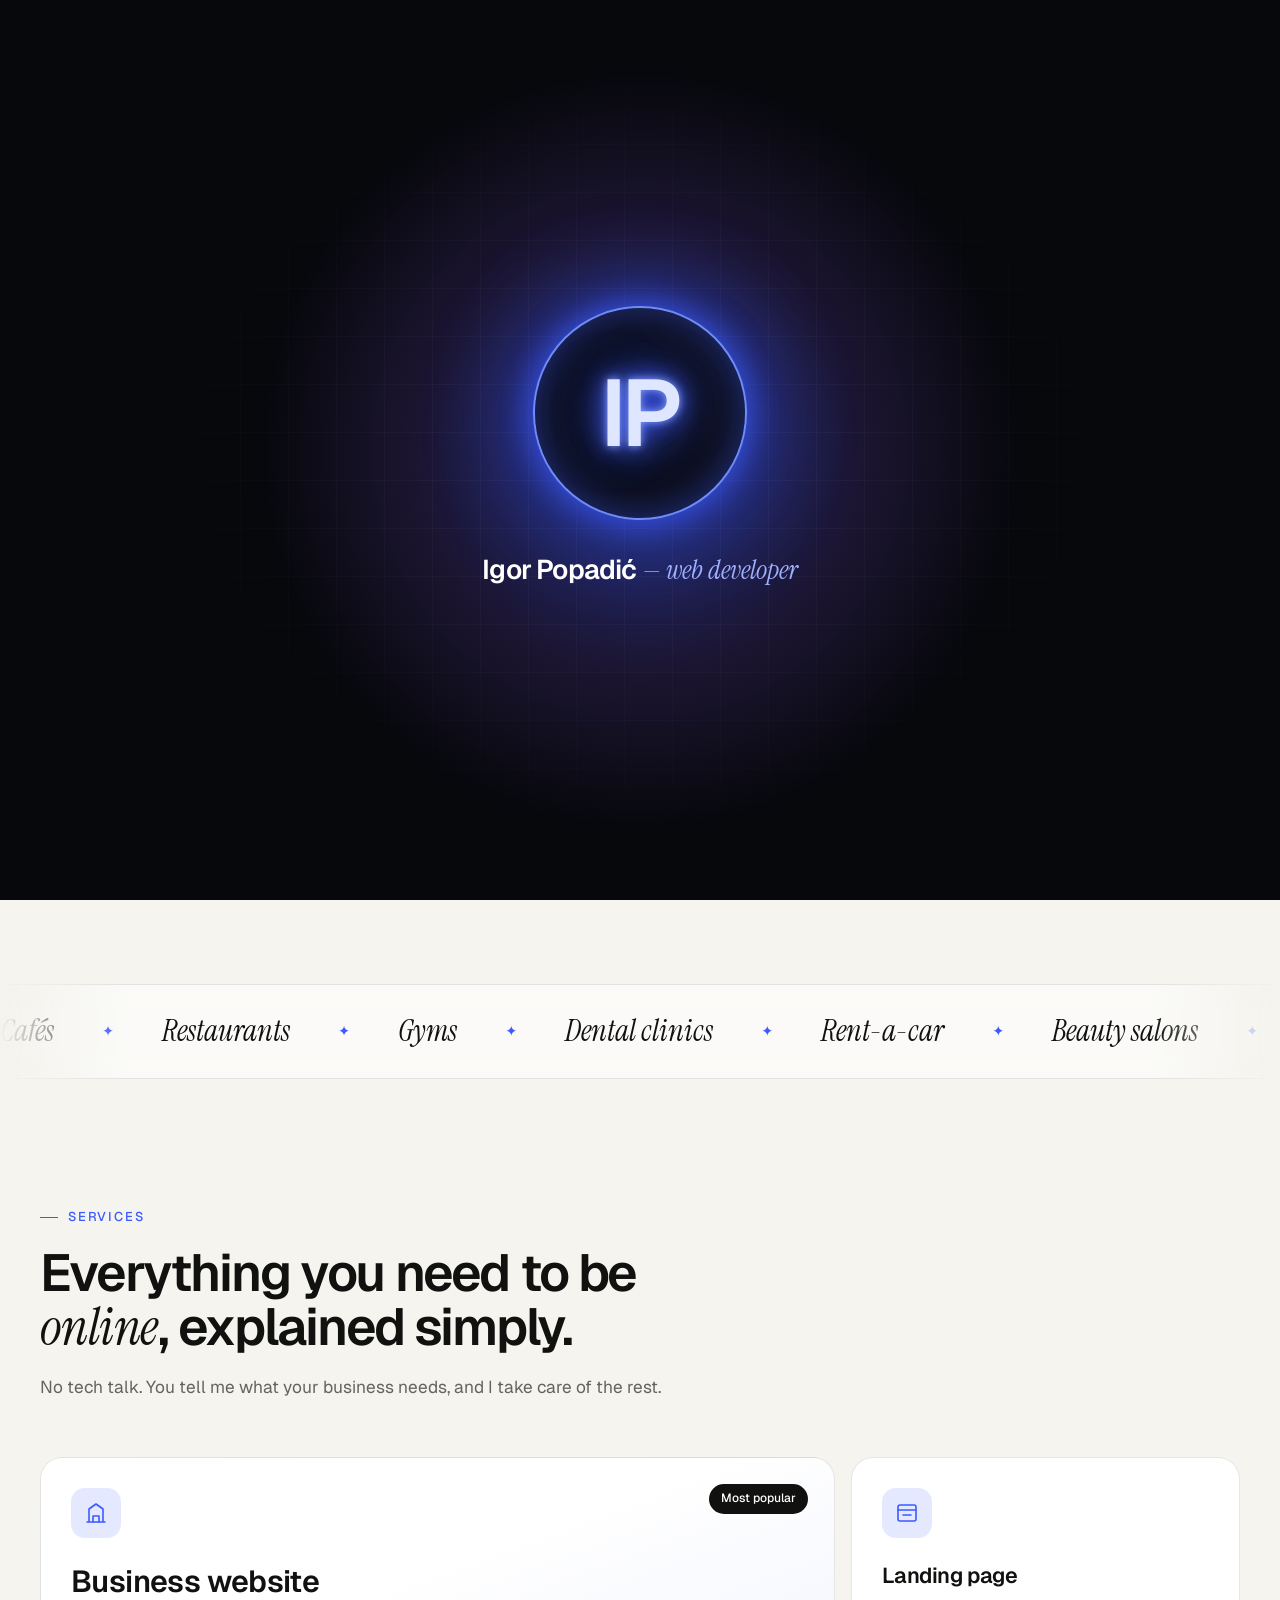
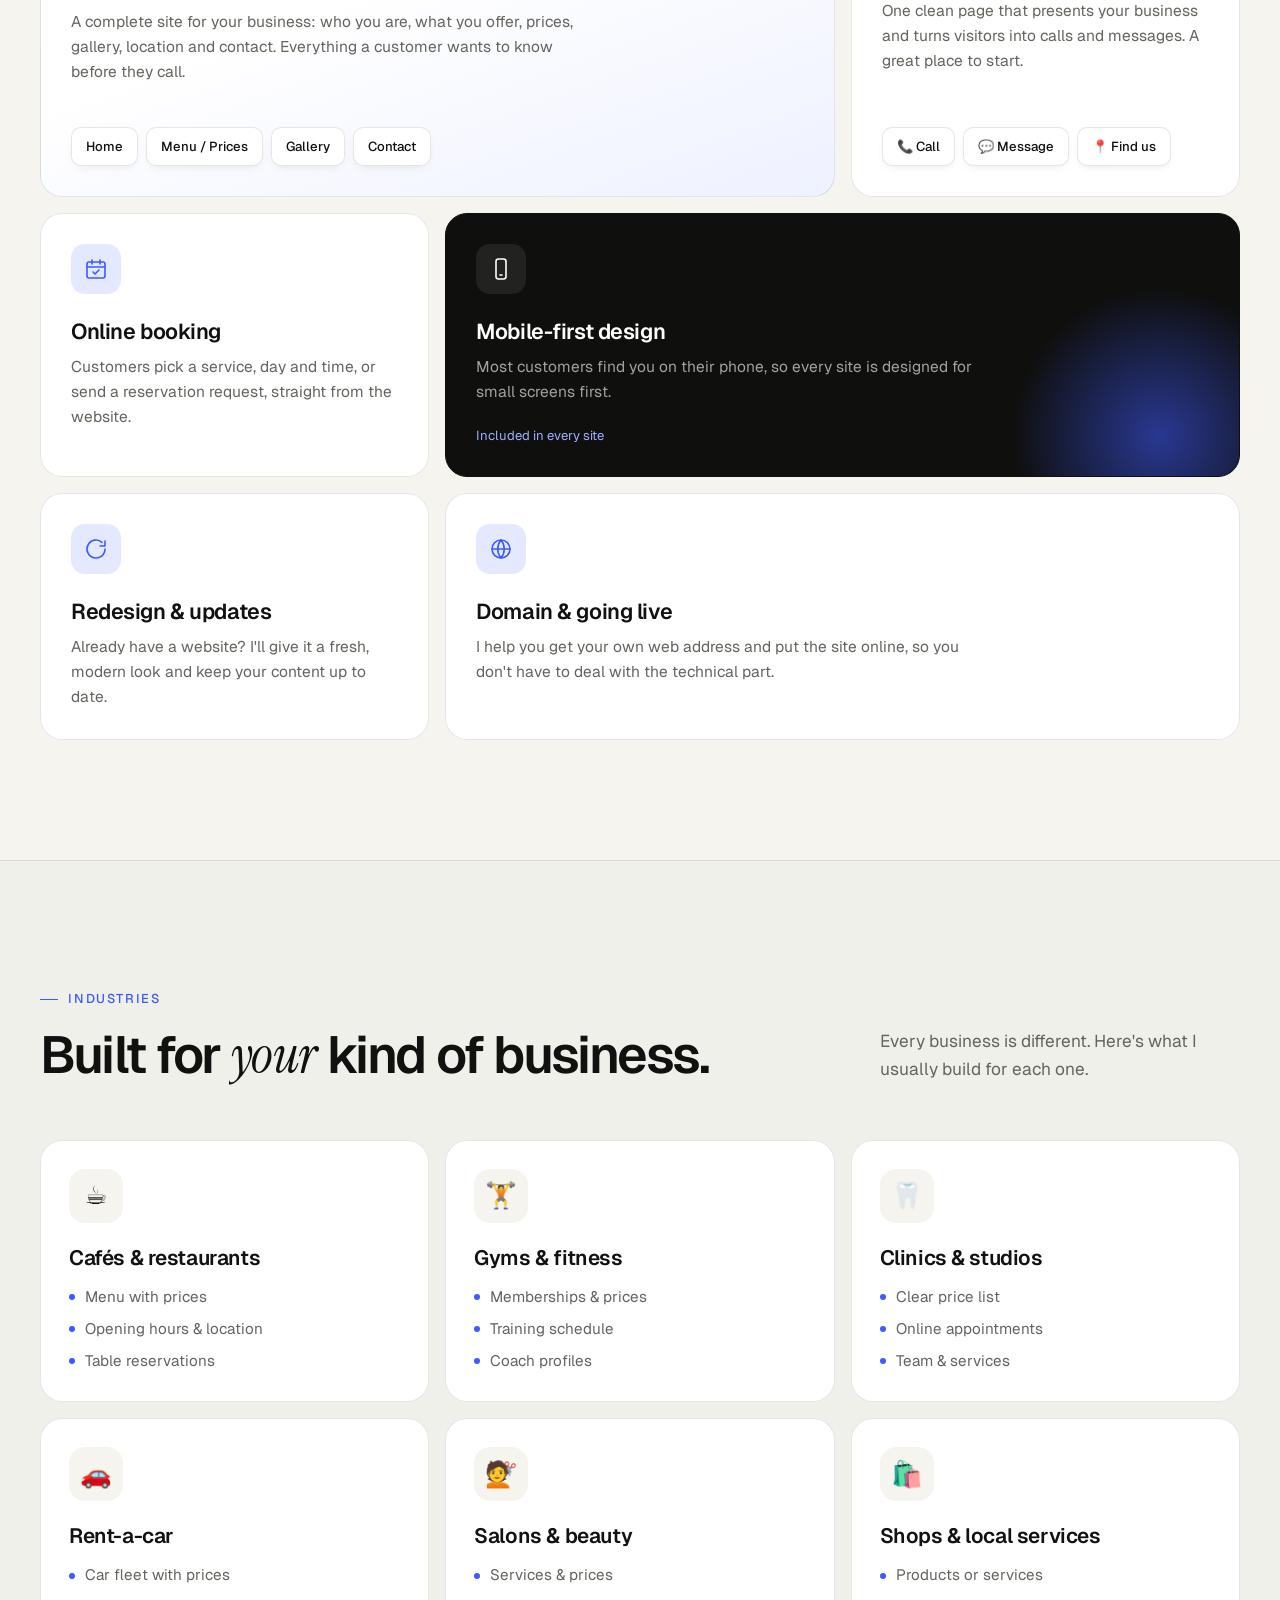
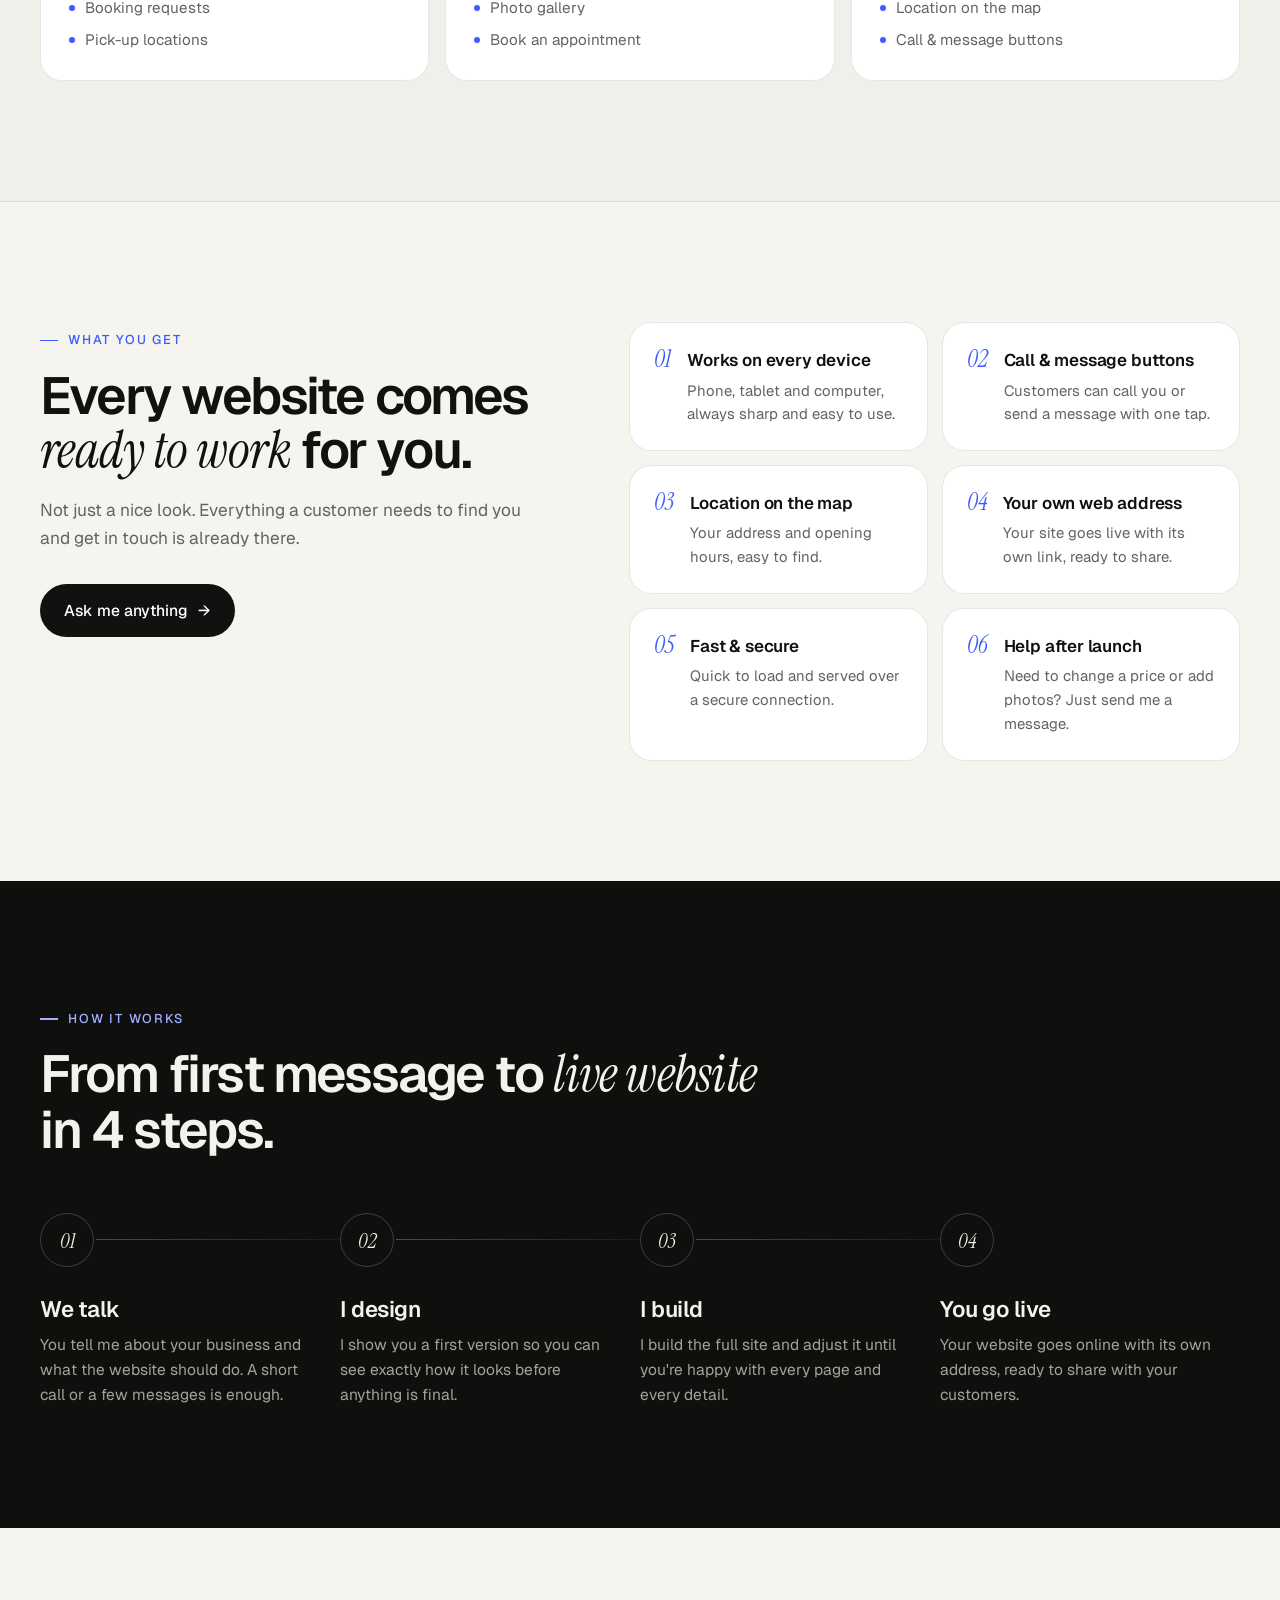
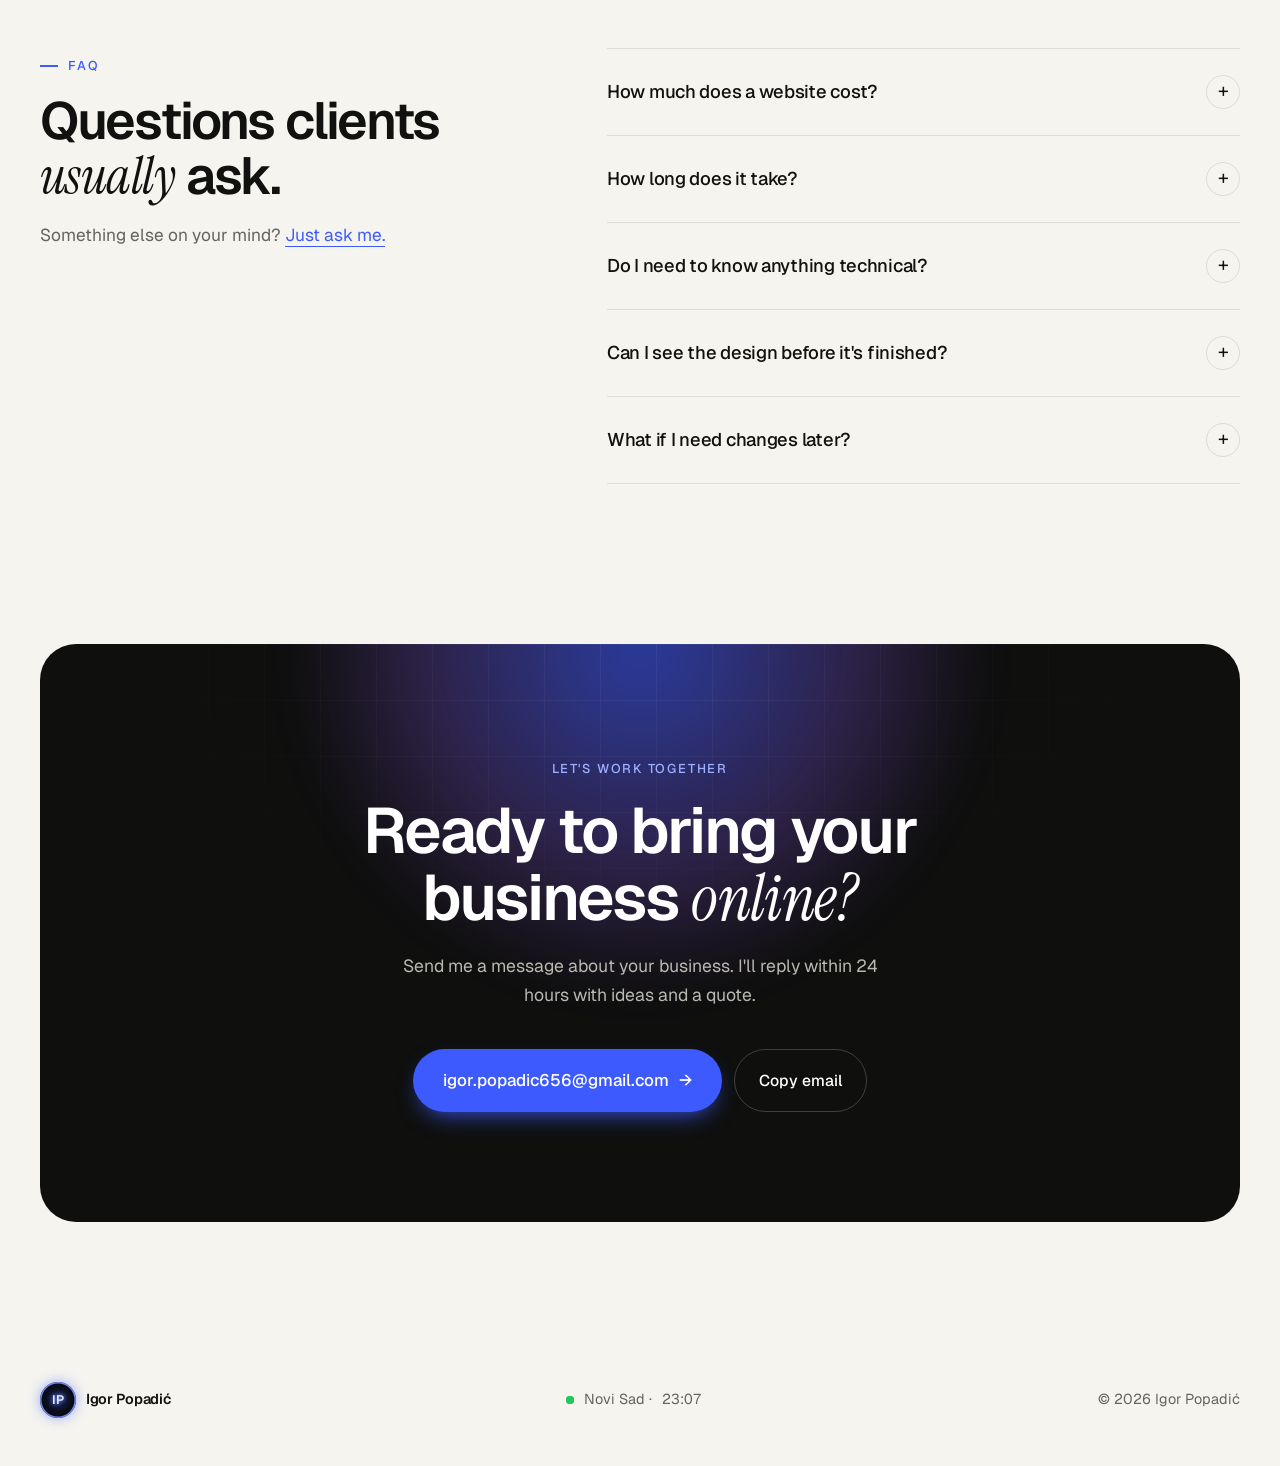
<file: index.html>
<!DOCTYPE html>
<html lang="en">
<head>
  <meta charset="UTF-8">
  <meta name="viewport" content="width=device-width, initial-scale=1.0">
  <title>Igor Popadić – Websites for small businesses</title>
  <meta name="description" content="Igor Popadić – web developer from Novi Sad. Modern, fast, mobile-ready websites for cafés, gyms, clinics, rent-a-car, salons and other small businesses.">
  <meta name="theme-color" content="#f5f4ef">

  <!-- Ikonica u tabu pretraživača -->
  <link rel="icon" type="image/png" href="favicon.png">
  <link rel="apple-touch-icon" href="apple-touch-icon.png">

  <!-- Slika i tekst kad neko pošalje link (Viber, WhatsApp, Instagram, Facebook...) -->
  <meta property="og:type" content="website">
  <meta property="og:url" content="https://igorpopadic.com/">
  <meta property="og:site_name" content="Igor Popadić">
  <meta property="og:title" content="Igor Popadić – Websites for small businesses">
  <meta property="og:description" content="Modern, fast, mobile-ready websites for cafés, gyms, clinics, rent-a-car and other small businesses.">
  <meta property="og:image" content="https://igorpopadic.com/og-image.jpg">
  <meta property="og:image:width" content="1200">
  <meta property="og:image:height" content="630">
  <meta property="og:image:alt" content="IP logo – Igor Popadić, web developer">
  <meta name="twitter:card" content="summary_large_image">
  <meta name="twitter:title" content="Igor Popadić – Websites for small businesses">
  <meta name="twitter:description" content="Modern, fast, mobile-ready websites for small businesses.">
  <meta name="twitter:image" content="https://igorpopadic.com/og-image.jpg">
  <link rel="preconnect" href="https://fonts.googleapis.com">
  <link rel="preconnect" href="https://fonts.gstatic.com" crossorigin>
  <link href="https://fonts.googleapis.com/css2?family=Geist:wght@400;500;600;700&family=Instrument+Serif:ital@0;1&display=swap" rel="stylesheet">
  <link rel="stylesheet" href="style.css">
</head>
<body class="intro-on">

  <!-- ===================== UVOD: neon IP logo na početku =====================
       Prikazuje se kratko kad neko prvi put otvori sajt, pa se "podigne" kao zavjesa.
       Ako ga ne želiš, obriši cijeli <div class="intro"> i class="intro-on" sa <body>. -->
  <div class="intro" id="intro" aria-hidden="true">
    <div class="intro-grid"></div>
    <div class="intro-glow"></div>
    <div class="intro-mark"><span>IP</span></div>
    <p class="intro-name">Igor Popadić <em>— web developer</em></p>
  </div>
  <script>
    (function () {
      var intro = document.getElementById("intro");
      var seen = false;
      try { seen = sessionStorage.getItem("introSeen") === "1"; sessionStorage.setItem("introSeen", "1"); } catch (e) {}
      var fast = seen || matchMedia("(prefers-reduced-motion: reduce)").matches;
      if (fast) { intro.remove(); document.body.classList.remove("intro-on"); return; }
      setTimeout(function () { intro.classList.add("done"); document.body.classList.remove("intro-on"); }, 1900);
      setTimeout(function () { intro.remove(); }, 3000);
    })();
  </script>

  <!-- Traka na vrhu koja pokazuje koliko si skrolovao -->
  <div class="progress" id="progress"></div>

  <!-- Pozadina koja stalno lagano "živi" iza cijelog sajta (samo ukras) -->
  <div class="aurora" aria-hidden="true">
    <div class="orb o1"></div>
    <div class="orb o2"></div>
    <div class="orb o3"></div>
    <div class="orb o4"></div>
    <div class="dots-bg"></div>
  </div>

  <!-- Blagi "zrnasti" efekat preko cijelog sajta (samo ukras) -->
  <div class="grain" aria-hidden="true"></div>

  <!-- ===================== NAVIGACIJA (plutajuća "pilula") ===================== -->
  <header class="nav" id="nav">
    <div class="nav-pill">
      <a href="#top" class="logo" aria-label="Igor Popadić – home">
        <span class="logo-mark">IP</span>
        <span class="logo-text">Igor Popadić</span>
      </a>

      <nav class="nav-links">
        <a href="#services">Services</a>
        <a href="#industries">Industries</a>
        <a href="#process">Process</a>
        <a href="#faq">FAQ</a>
      </nav>

      <a href="#contact" class="btn btn-dark btn-sm nav-cta">Start a project</a>

      <!-- Dugme za meni na telefonu -->
      <button class="menu-btn" id="menuBtn" aria-label="Open menu" aria-expanded="false" aria-controls="mobileMenu">
        <span></span><span></span>
      </button>
    </div>
  </header>

  <!-- ===================== MENI NA TELEFONU ===================== -->
  <div class="mobile-menu" id="mobileMenu" aria-hidden="true">
    <div class="mm-glow" aria-hidden="true"></div>
    <p class="mm-label">Menu</p>
    <nav class="mm-links">
      <a href="#services"><span>01</span>Services</a>
      <a href="#industries"><span>02</span>Industries</a>
      <a href="#process"><span>03</span>Process</a>
      <a href="#faq"><span>04</span>FAQ</a>
      <a href="#contact"><span>05</span>Contact</a>
    </nav>
    <div class="mm-bottom">
      <p class="badge badge-dark"><span class="pulse"></span> Available for new projects</p>
      <a href="#contact" class="btn btn-accent btn-block">Start a project <span class="arrow">→</span></a>
      <a href="mailto:igor.popadic656@gmail.com" class="mm-mail">igor.popadic656@gmail.com</a>
    </div>
  </div>

  <main>

    <!-- ===================== HERO ===================== -->
    <section class="hero" id="top">
      <div class="hero-bg" aria-hidden="true">
        <div class="grid-lines"></div>
      </div>

      <div class="wrap hero-grid">
        <div class="hero-text">
          <p class="badge"><span class="pulse"></span> Available for new projects</p>

          <h1 class="split">
            <span class="w">Websites</span> <span class="w">that</span> <span class="w">make</span>
            <span class="w">your</span> <span class="w">business</span>
            <em class="w gradient-text">look its best.</em>
          </h1>

          <p class="lead">
            I'm Igor, a web developer from Novi Sad. I build clean, fast websites for
            cafés, gyms, clinics, rent-a-car and other small businesses, so customers
            can find you, trust you and contact you in one tap.
          </p>

          <div class="hero-actions">
            <a href="#contact" class="btn btn-accent btn-shine">Get a free quote <span class="arrow">→</span></a>
            <a href="#services" class="btn btn-ghost">What I do</a>
          </div>

          <ul class="hero-points">
            <li><span class="check">✓</span> Looks great on every phone</li>
            <li><span class="check">✓</span> Reply within 24 hours</li>
            <li><span class="check">✓</span> See the design before paying</li>
          </ul>
        </div>

        <!-- Desno: ilustracija sajta na laptopu i telefonu (napravljena u CSS-u) -->
        <div class="hero-visual" aria-hidden="true">
          <div class="browser">
            <div class="browser-bar">
              <span class="dots"><i></i><i></i><i></i></span>
              <span class="url">🔒 yourbusiness.com</span>
            </div>
            <div class="site">
              <div class="site-nav"><span class="s-logo"></span><span class="s-links"><i></i><i></i><i></i></span><span class="s-btn"></span></div>
              <div class="site-hero">
                <div class="site-copy">
                  <span class="s-line w80"></span>
                  <span class="s-line w60"></span>
                  <span class="s-line thin w70"></span>
                  <span class="s-line thin w50"></span>
                  <span class="s-cta"></span>
                </div>
                <div class="site-img"></div>
              </div>
              <div class="site-cards"><span></span><span></span><span></span></div>
            </div>
          </div>

          <div class="phone">
            <div class="phone-screen">
              <div class="p-img"></div>
              <span class="s-line w80"></span>
              <span class="s-line thin w60"></span>
              <span class="p-btn">Call now</span>
              <span class="p-btn p-btn-2">Book online</span>
              <div class="p-map"><span>📍</span><i></i></div>
            </div>
          </div>

          <div class="float-card fc-1">
            <span class="fc-icon">📩</span>
            <div><strong>New inquiry</strong><small>from your website · now</small></div>
          </div>
          <div class="float-card fc-2">
            <span class="fc-icon">⚡</span>
            <div><strong>Loads in a blink</strong><small>on any phone</small></div>
          </div>
        </div>
      </div>
    </section>

    <!-- ===================== TRAKA ===================== -->
    <div class="marquee" aria-hidden="true">
      <div class="marquee-track">
        <span>Cafés</span><span>Restaurants</span><span>Gyms</span><span>Dental clinics</span>
        <span>Rent-a-car</span><span>Beauty salons</span><span>Local shops</span><span>Kids' playrooms</span>
        <span>Cafés</span><span>Restaurants</span><span>Gyms</span><span>Dental clinics</span>
        <span>Rent-a-car</span><span>Beauty salons</span><span>Local shops</span><span>Kids' playrooms</span>
      </div>
    </div>

    <!-- ===================== USLUGE (bento raspored) ===================== -->
    <section class="section" id="services">
      <div class="wrap">
        <div class="section-head">
          <p class="eyebrow">Services</p>
          <h2>Everything you need to be <em>online</em>, explained simply.</h2>
          <p class="section-sub">No tech talk. You tell me what your business needs, and I take care of the rest.</p>
        </div>

        <div class="bento">
          <article class="tile tile-big spot reveal">
            <span class="tile-tag">Most popular</span>
            <div class="tile-icon"><svg viewBox="0 0 24 24"><path d="M3 21h18M5 21V8l7-5 7 5v13"/><path d="M9 21v-6h6v6"/></svg></div>
            <h3>Business website</h3>
            <p>A complete site for your business: who you are, what you offer, prices, gallery, location and contact. Everything a customer wants to know before they call.</p>
            <div class="mini-pages" aria-hidden="true">
              <span>Home</span><span>Menu / Prices</span><span>Gallery</span><span>Contact</span>
            </div>
          </article>

          <article class="tile spot reveal">
            <div class="tile-icon"><svg viewBox="0 0 24 24"><rect x="3" y="4" width="18" height="16" rx="2"/><path d="M3 9h18M8 14h8"/></svg></div>
            <h3>Landing page</h3>
            <p>One clean page that presents your business and turns visitors into calls and messages. A great place to start.</p>
            <div class="mini-pages" aria-hidden="true"><span>📞 Call</span><span>💬 Message</span><span>📍 Find us</span></div>
          </article>

          <article class="tile spot reveal">
            <div class="tile-icon"><svg viewBox="0 0 24 24"><rect x="3" y="5" width="18" height="16" rx="2"/><path d="M3 10h18M8 3v4M16 3v4"/><path d="m9 15 2 2 4-4"/></svg></div>
            <h3>Online booking</h3>
            <p>Customers pick a service, day and time, or send a reservation request, straight from the website.</p>
          </article>

          <article class="tile tile-dark spot reveal">
            <div class="tile-icon"><svg viewBox="0 0 24 24"><rect x="7" y="2" width="10" height="20" rx="2.5"/><path d="M11 18h2"/></svg></div>
            <h3>Mobile-first design</h3>
            <p>Most customers find you on their phone, so every site is designed for small screens first.</p>
            <span class="tile-note">Included in every site</span>
          </article>

          <article class="tile spot reveal">
            <div class="tile-icon"><svg viewBox="0 0 24 24"><path d="M21 12a9 9 0 1 1-3-6.7"/><path d="M21 4v5h-5"/></svg></div>
            <h3>Redesign &amp; updates</h3>
            <p>Already have a website? I'll give it a fresh, modern look and keep your content up to date.</p>
          </article>

          <article class="tile tile-wide spot reveal">
            <div class="tile-icon"><svg viewBox="0 0 24 24"><circle cx="12" cy="12" r="9"/><path d="M3 12h18M12 3a14 14 0 0 1 0 18M12 3a14 14 0 0 0 0 18"/></svg></div>
            <h3>Domain &amp; going live</h3>
            <p>I help you get your own web address and put the site online, so you don't have to deal with the technical part.</p>
          </article>
        </div>
      </div>
    </section>

    <!-- ===================== ZA KOGA RADIŠ ===================== -->
    <section class="section section-tint" id="industries">
      <div class="wrap">
        <div class="section-head section-head-row">
          <div>
            <p class="eyebrow">Industries</p>
            <h2>Built for <em>your</em> kind of business.</h2>
          </div>
          <p class="section-sub">Every business is different. Here's what I usually build for each one.</p>
        </div>

        <div class="industries">
          <article class="ind spot reveal">
            <span class="ind-emoji">☕</span>
            <h3>Cafés &amp; restaurants</h3>
            <ul><li>Menu with prices</li><li>Opening hours &amp; location</li><li>Table reservations</li></ul>
          </article>
          <article class="ind spot reveal">
            <span class="ind-emoji">🏋️</span>
            <h3>Gyms &amp; fitness</h3>
            <ul><li>Memberships &amp; prices</li><li>Training schedule</li><li>Coach profiles</li></ul>
          </article>
          <article class="ind spot reveal">
            <span class="ind-emoji">🦷</span>
            <h3>Clinics &amp; studios</h3>
            <ul><li>Clear price list</li><li>Online appointments</li><li>Team &amp; services</li></ul>
          </article>
          <article class="ind spot reveal">
            <span class="ind-emoji">🚗</span>
            <h3>Rent-a-car</h3>
            <ul><li>Car fleet with prices</li><li>Booking requests</li><li>Pick-up locations</li></ul>
          </article>
          <article class="ind spot reveal">
            <span class="ind-emoji">💇</span>
            <h3>Salons &amp; beauty</h3>
            <ul><li>Services &amp; prices</li><li>Photo gallery</li><li>Book an appointment</li></ul>
          </article>
          <article class="ind spot reveal">
            <span class="ind-emoji">🛍️</span>
            <h3>Shops &amp; local services</h3>
            <ul><li>Products or services</li><li>Location on the map</li><li>Call &amp; message buttons</li></ul>
          </article>
        </div>
      </div>
    </section>

    <!-- ===================== ŠTA DOBIJA SVAKI KLIJENT ===================== -->
    <section class="section" id="included">
      <div class="wrap included">
        <div class="included-text">
          <p class="eyebrow">What you get</p>
          <h2>Every website comes <em>ready to work</em> for you.</h2>
          <p class="section-sub">Not just a nice look. Everything a customer needs to find you and get in touch is already there.</p>
          <a href="#contact" class="btn btn-dark">Ask me anything <span class="arrow">→</span></a>
        </div>

        <ul class="included-list">
          <li class="reveal"><span class="inc-num">01</span><div><strong>Works on every device</strong><p>Phone, tablet and computer, always sharp and easy to use.</p></div></li>
          <li class="reveal"><span class="inc-num">02</span><div><strong>Call &amp; message buttons</strong><p>Customers can call you or send a message with one tap.</p></div></li>
          <li class="reveal"><span class="inc-num">03</span><div><strong>Location on the map</strong><p>Your address and opening hours, easy to find.</p></div></li>
          <li class="reveal"><span class="inc-num">04</span><div><strong>Your own web address</strong><p>Your site goes live with its own link, ready to share.</p></div></li>
          <li class="reveal"><span class="inc-num">05</span><div><strong>Fast &amp; secure</strong><p>Quick to load and served over a secure connection.</p></div></li>
          <li class="reveal"><span class="inc-num">06</span><div><strong>Help after launch</strong><p>Need to change a price or add photos? Just send me a message.</p></div></li>
        </ul>
      </div>
    </section>

    <!-- ===================== PROCES ===================== -->
    <section class="section section-dark" id="process">
      <div class="wrap">
        <div class="section-head">
          <p class="eyebrow">How it works</p>
          <h2>From first message to <em>live website</em> in 4 steps.</h2>
        </div>

        <ol class="steps">
          <li class="step reveal">
            <span class="step-num">01</span>
            <h3>We talk</h3>
            <p>You tell me about your business and what the website should do. A short call or a few messages is enough.</p>
          </li>
          <li class="step reveal">
            <span class="step-num">02</span>
            <h3>I design</h3>
            <p>I show you a first version so you can see exactly how it looks before anything is final.</p>
          </li>
          <li class="step reveal">
            <span class="step-num">03</span>
            <h3>I build</h3>
            <p>I build the full site and adjust it until you're happy with every page and every detail.</p>
          </li>
          <li class="step reveal">
            <span class="step-num">04</span>
            <h3>You go live</h3>
            <p>Your website goes online with its own address, ready to share with your customers.</p>
          </li>
        </ol>
      </div>
    </section>

    <!-- ===================== ČESTA PITANJA ===================== -->
    <section class="section" id="faq">
      <div class="wrap faq-grid">
        <div class="section-head">
          <p class="eyebrow">FAQ</p>
          <h2>Questions clients <em>usually</em> ask.</h2>
          <p class="section-sub">Something else on your mind? <a href="#contact" class="link">Just ask me.</a></p>
        </div>

        <div class="faq">
          <details>
            <summary>How much does a website cost?</summary>
            <p>It depends on how big the site is and what it needs to do. Tell me about your business and I'll send you a clear quote, with no hidden costs.</p>
          </details>
          <details>
            <summary>How long does it take?</summary>
            <p>A simple landing page can be ready in a matter of days. Bigger sites with more pages or online booking take a bit longer, and I'll give you a timeline before we start.</p>
          </details>
          <details>
            <summary>Do I need to know anything technical?</summary>
            <p>Not at all. You just send me your information, photos and logo, and I take care of everything else, including putting the site online.</p>
          </details>
          <details>
            <summary>Can I see the design before it's finished?</summary>
            <p>Yes. You get a preview of the first version so you can tell me what to change before anything is final.</p>
          </details>
          <details>
            <summary>What if I need changes later?</summary>
            <p>No problem. New prices, photos or opening hours: send me a message and I'll update it for you.</p>
          </details>
        </div>
      </div>
    </section>

    <!-- ===================== KONTAKT ===================== -->
    <section class="section" id="contact">
      <div class="wrap">
        <div class="cta spot">
          <div class="cta-glow" aria-hidden="true"></div>
          <div class="cta-grid" aria-hidden="true"></div>
          <p class="eyebrow eyebrow-light">Let's work together</p>
          <h2>Ready to bring your business <em>online?</em></h2>
          <p class="cta-sub">Send me a message about your business. I'll reply within 24 hours with ideas and a quote.</p>
          <div class="cta-actions">
            <a href="mailto:igor.popadic656@gmail.com" class="btn btn-accent btn-lg btn-shine">igor.popadic656@gmail.com <span class="arrow">→</span></a>
            <button class="btn btn-ghost-light" id="copyBtn" data-email="igor.popadic656@gmail.com">Copy email</button>
          </div>
        </div>
      </div>
    </section>

  </main>

  <footer class="footer">
    <div class="wrap footer-inner">
      <a href="#top" class="logo">
        <span class="logo-mark">IP</span>
        <span class="logo-text">Igor Popadić</span>
      </a>
      <span class="footer-time"><span class="pulse"></span> Novi Sad · <span id="clock">--:--</span></span>
      <span>© <span id="year"></span> Igor Popadić</span>
    </div>
  </footer>

  <!-- Mala obavijest (npr. "Email copied") -->
  <div class="toast" id="toast" role="status" aria-live="polite"></div>

  <script>
    // ===== Godina u footeru =====
    document.getElementById("year").textContent = new Date().getFullYear();

    // ===== Sat (vrijeme u Novom Sadu) u footeru =====
    const clock = document.getElementById("clock");
    const tick = () => clock.textContent = new Date().toLocaleTimeString("en-GB", {
      hour: "2-digit", minute: "2-digit", timeZone: "Europe/Belgrade"
    });
    tick(); setInterval(tick, 30000);

    // ===== Skrol: traka napretka + sjenka na meniju + aktivni link =====
    const nav = document.getElementById("nav");
    const progress = document.getElementById("progress");
    const links = [...document.querySelectorAll(".nav-links a")];
    const sections = links.map(a => document.querySelector(a.getAttribute("href")));
    const onScroll = () => {
      const y = window.scrollY;
      const max = document.documentElement.scrollHeight - innerHeight;
      progress.style.transform = `scaleX(${max > 0 ? y / max : 0})`;
      nav.classList.toggle("scrolled", y > 10);
      let current = -1;
      sections.forEach((s, i) => { if (s && s.getBoundingClientRect().top < innerHeight * 0.4) current = i; });
      links.forEach((a, i) => a.classList.toggle("active", i === current));
    };
    onScroll();
    addEventListener("scroll", onScroll, { passive: true });

    // ===== Meni na telefonu =====
    const menuBtn = document.getElementById("menuBtn");
    const mobileMenu = document.getElementById("mobileMenu");
    const setMenu = open => {
      document.body.classList.toggle("menu-open", open);
      menuBtn.setAttribute("aria-expanded", open);
      menuBtn.setAttribute("aria-label", open ? "Close menu" : "Open menu");
      mobileMenu.setAttribute("aria-hidden", !open);
    };
    menuBtn.addEventListener("click", () => setMenu(!document.body.classList.contains("menu-open")));
    mobileMenu.querySelectorAll("a").forEach(a => a.addEventListener("click", () => setMenu(false)));
    addEventListener("keydown", e => { if (e.key === "Escape") setMenu(false); });

    // ===== Naslovi sekcija: riječi izlaze jedna po jedna dok skroluješ =====
    document.querySelectorAll("main h2").forEach(h => {
      const words = [];
      h.childNodes.forEach(n => {
        if (n.nodeType === 3) n.textContent.split(/(\s+)/).forEach(t => words.push(t.trim() ? `<span class="hw"><span>${t}</span></span>` : t));
        else words.push(`<span class="hw"><span>${n.outerHTML}</span></span>`);
      });
      h.innerHTML = words.join("");
      h.querySelectorAll(".hw > span").forEach((w, i) => w.style.transitionDelay = `${i * 0.06}s`);
      h.classList.add("reveal", "h-reveal");
    });

    // ===== Elementi se pojavljuju dok skroluješ =====
    const io = new IntersectionObserver(entries => {
      entries.forEach(e => { if (e.isIntersecting) { e.target.classList.add("in"); io.unobserve(e.target); } });
    }, { threshold: 0.15 });
    document.querySelectorAll(".reveal").forEach(el => io.observe(el));

    // ===== Svjetlo koje prati miš na karticama =====
    document.querySelectorAll(".spot").forEach(el => {
      el.addEventListener("pointermove", e => {
        const r = el.getBoundingClientRect();
        el.style.setProperty("--mx", `${e.clientX - r.left}px`);
        el.style.setProperty("--my", `${e.clientY - r.top}px`);
      });
    });

    // ===== Laptop i telefon se blago naginju za mišem =====
    const visual = document.querySelector(".hero-visual");
    if (matchMedia("(hover: hover)").matches) {
      document.querySelector(".hero").addEventListener("pointermove", e => {
        const x = e.clientX / innerWidth - 0.5, y = e.clientY / innerHeight - 0.5;
        visual.style.setProperty("--rx", `${-y * 6}deg`);
        visual.style.setProperty("--ry", `${x * 8}deg`);
      });
    }

    // ===== Dugme "Copy email" + obavijest =====
    const toast = document.getElementById("toast");
    const showToast = msg => {
      toast.textContent = msg; toast.classList.add("show");
      clearTimeout(showToast.t); showToast.t = setTimeout(() => toast.classList.remove("show"), 2200);
    };
    document.getElementById("copyBtn").addEventListener("click", async e => {
      try { await navigator.clipboard.writeText(e.currentTarget.dataset.email); showToast("✓ Email copied"); }
      catch { showToast(e.currentTarget.dataset.email); }
    });
  </script>
</body>
</html>
</file>
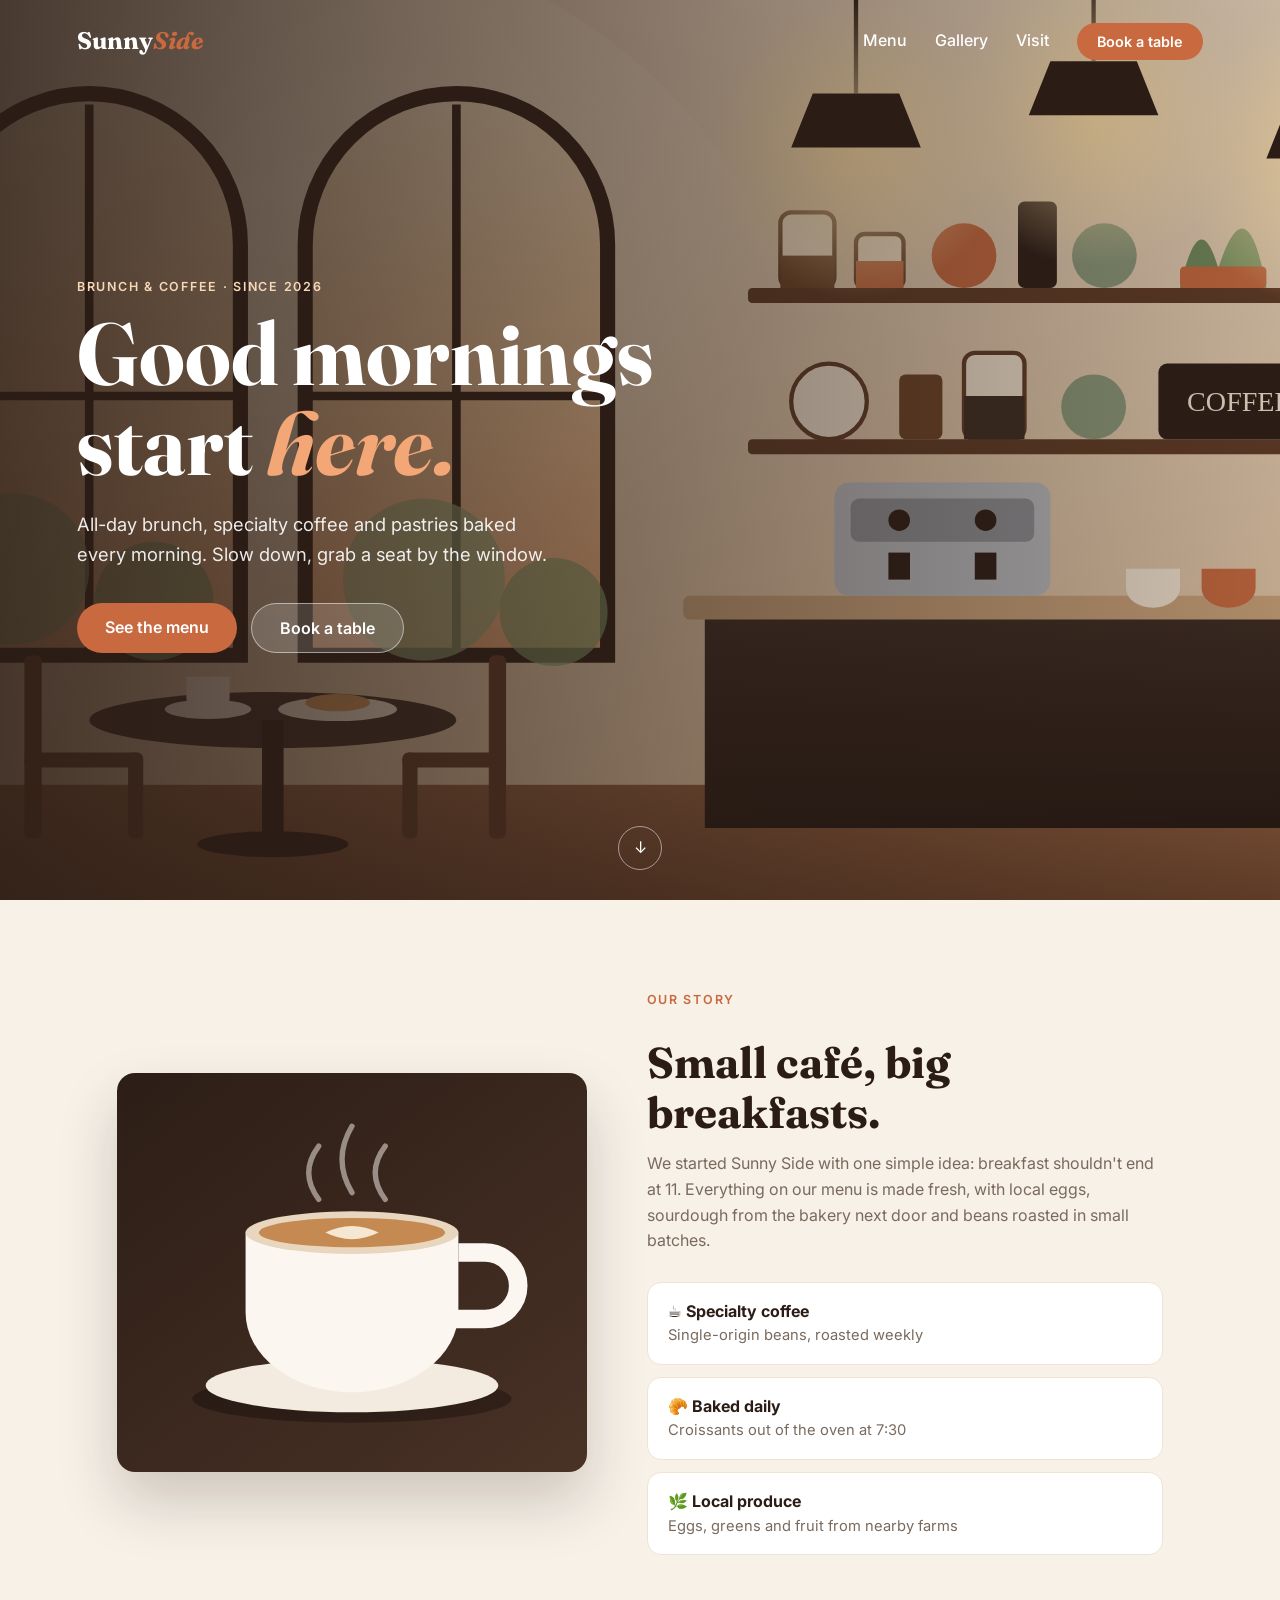
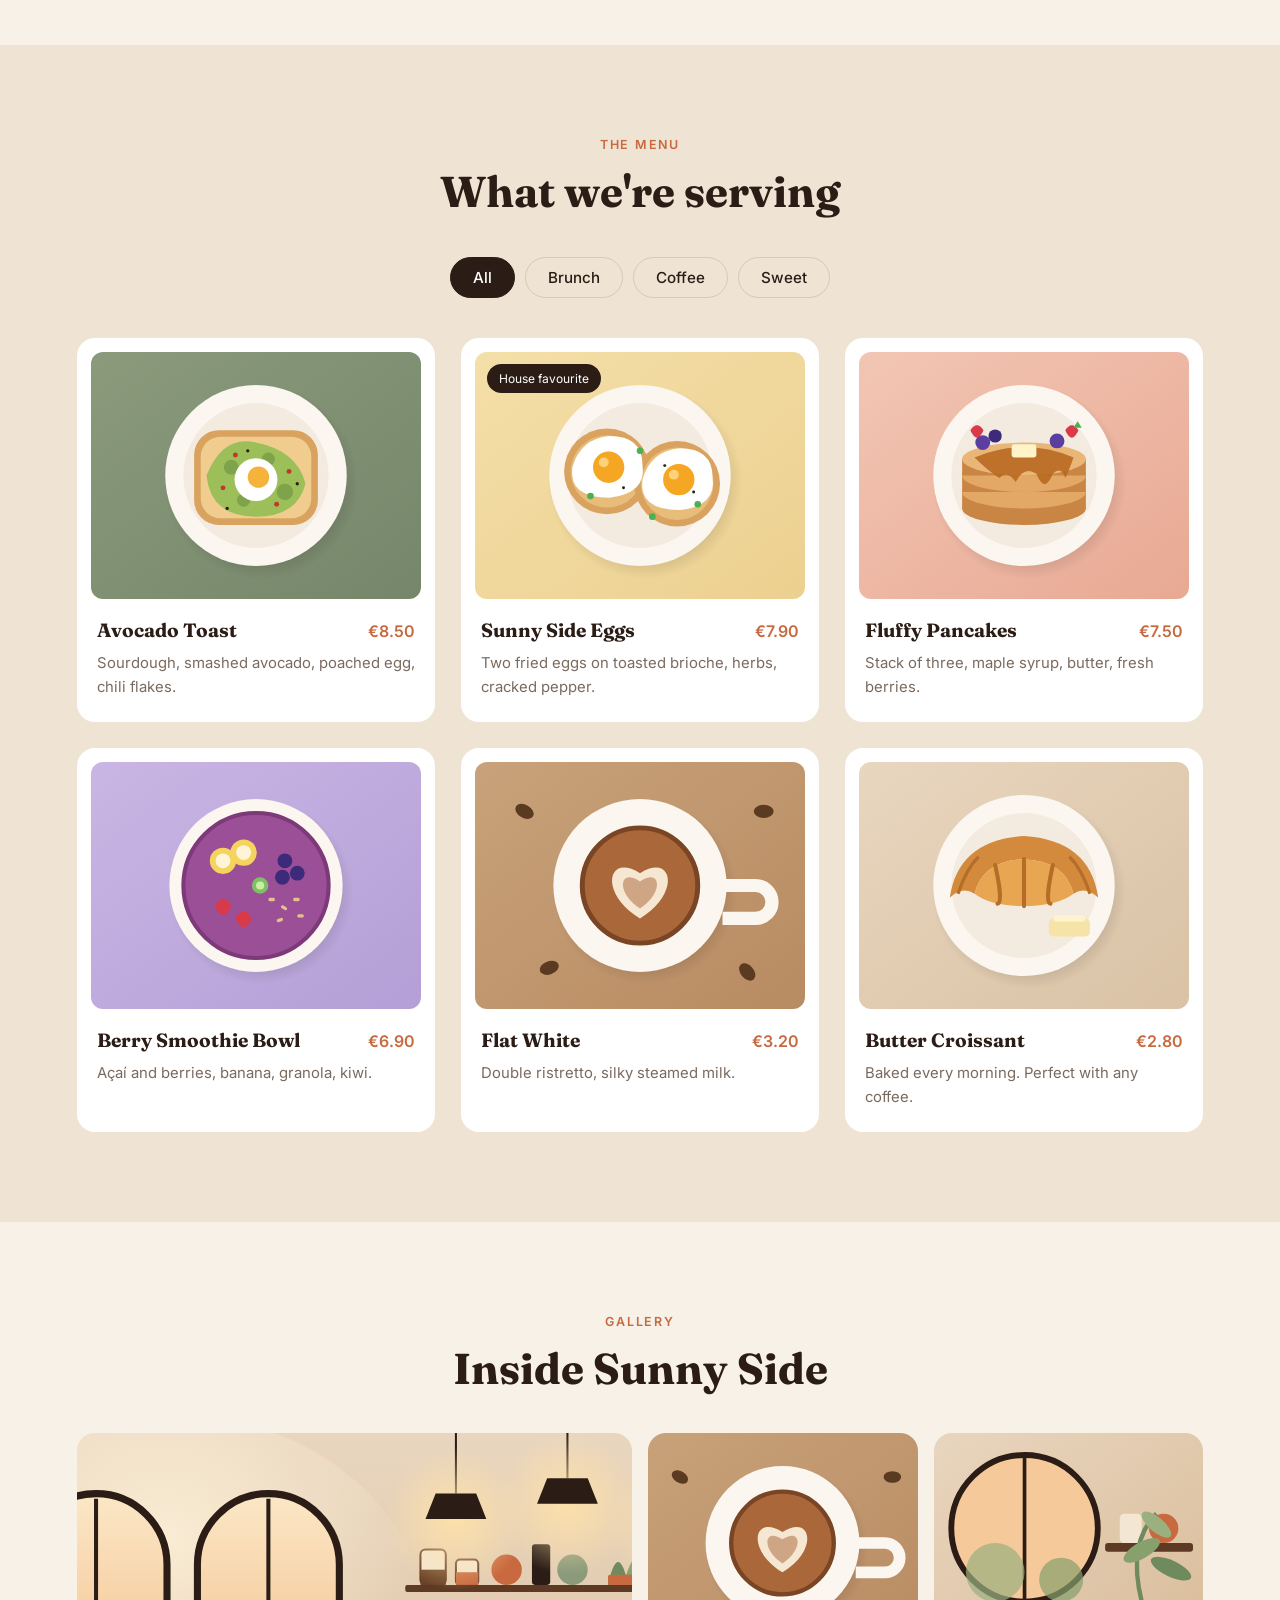
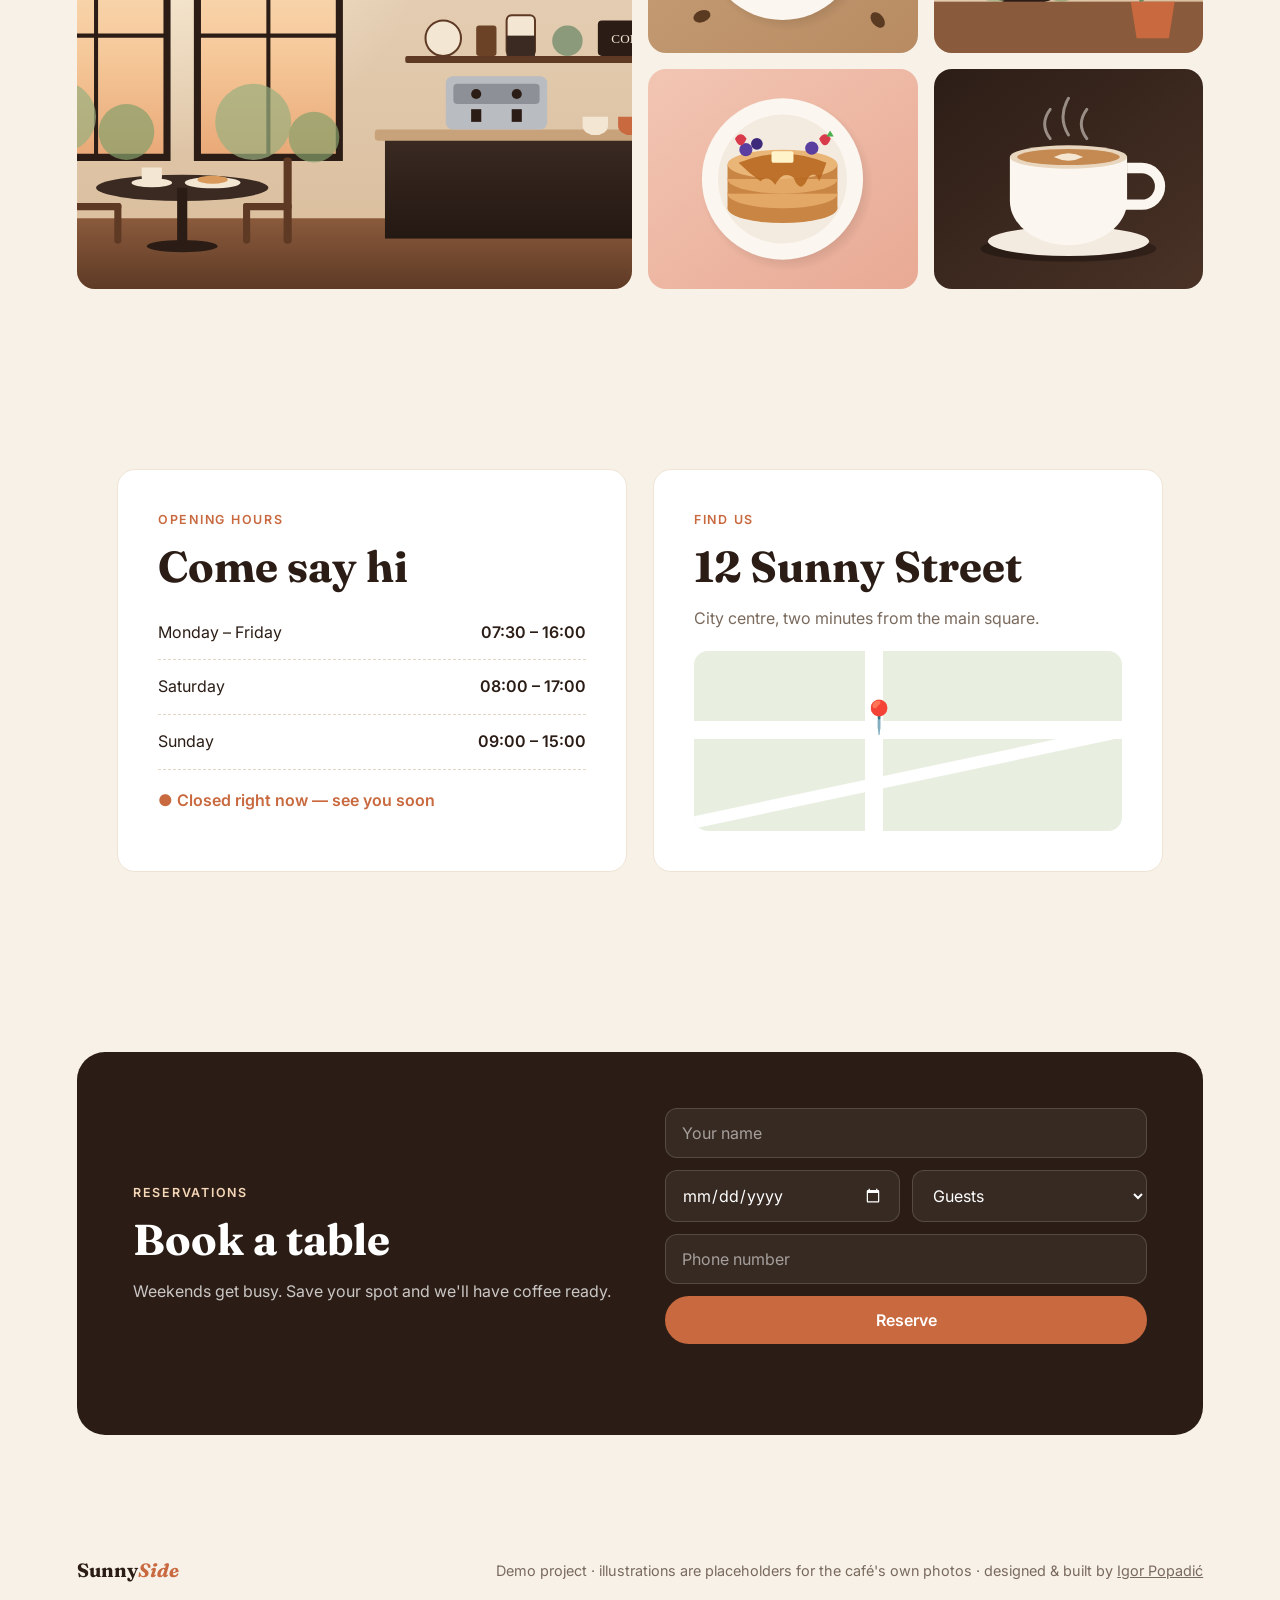
<file: cafe/index.html>
<!DOCTYPE html>
<html lang="en">
<head>
  <meta charset="UTF-8">
  <meta name="viewport" content="width=device-width, initial-scale=1.0">
  <title>Sunny Side — Brunch &amp; Coffee</title>
  <meta name="description" content="Sunny Side — all-day brunch, specialty coffee and fresh pastries.">
  <link rel="preconnect" href="https://fonts.googleapis.com">
  <link rel="preconnect" href="https://fonts.gstatic.com" crossorigin>
  <link href="https://fonts.googleapis.com/css2?family=Fraunces:opsz,wght@9..144,500;9..144,700&family=Inter:wght@400;500;600&display=swap" rel="stylesheet">
  <link rel="stylesheet" href="style.css">
</head>
<body>

  <!-- ===== MENI NA VRHU ===== -->
  <header class="nav" id="nav">
    <a href="#top" class="logo">Sunny<span>Side</span></a>
    <nav>
      <a href="#menu">Menu</a>
      <a href="#gallery">Gallery</a>
      <a href="#visit">Visit</a>
      <a href="#book" class="btn btn-small">Book a table</a>
    </nav>
  </header>

  <!-- ===== HERO: pozadina je slika kafića ===== -->
  <section class="hero" id="top">
    <div class="hero-bg"></div>
    <div class="hero-content">
      <p class="kicker">Brunch &amp; Coffee · since 2026</p>
      <h1>Good mornings<br>start <em>here.</em></h1>
      <p class="hero-text">All-day brunch, specialty coffee and pastries baked every morning. Slow down, grab a seat by the window.</p>
      <div class="hero-buttons">
        <a href="#menu" class="btn">See the menu</a>
        <a href="#book" class="btn btn-light">Book a table</a>
      </div>
    </div>
    <a href="#about" class="scroll-hint" aria-label="Scroll down">↓</a>
  </section>

  <!-- ===== O NAMA: 3 kratke stavke ===== -->
  <section class="about" id="about">
    <div class="about-img zoom">
      <img src="img/cappuccino.svg" alt="Cappuccino">
    </div>
    <div class="about-text">
      <p class="kicker dark">Our story</p>
      <h2>Small café, big breakfasts.</h2>
      <p>We started Sunny Side with one simple idea: breakfast shouldn't end at 11. Everything on our menu is made fresh, with local eggs, sourdough from the bakery next door and beans roasted in small batches.</p>
      <div class="features">
        <div class="feature">
          <strong>☕ Specialty coffee</strong>
          <span>Single-origin beans, roasted weekly</span>
        </div>
        <div class="feature">
          <strong>🥐 Baked daily</strong>
          <span>Croissants out of the oven at 7:30</span>
        </div>
        <div class="feature">
          <strong>🌿 Local produce</strong>
          <span>Eggs, greens and fruit from nearby farms</span>
        </div>
      </div>
    </div>
  </section>

  <!-- ===== MENI: tabovi (Brunch / Coffee / Sweet) ===== -->
  <section class="menu" id="menu">
    <div class="section-head">
      <p class="kicker dark">The menu</p>
      <h2>What we're serving</h2>
    </div>

    <!-- Dugmad za tabove — JavaScript (script.js) mijenja koja je kategorija prikazana -->
    <div class="tabs">
      <button class="tab active" data-cat="all">All</button>
      <button class="tab" data-cat="brunch">Brunch</button>
      <button class="tab" data-cat="coffee">Coffee</button>
      <button class="tab" data-cat="sweet">Sweet</button>
    </div>

    <div class="menu-grid">
      <!-- Svako jelo je jedna "dish" kartica. data-cat govori u koju kategoriju spada. -->
      <article class="dish" data-cat="brunch">
        <div class="dish-img zoom"><img src="img/avocado-toast.svg" alt="Avocado toast"></div>
        <div class="dish-info">
          <h3>Avocado Toast</h3>
          <span class="price">€8.50</span>
        </div>
        <p>Sourdough, smashed avocado, poached egg, chili flakes.</p>
      </article>

      <article class="dish" data-cat="brunch">
        <div class="dish-img zoom"><img src="img/eggs.svg" alt="Sunny side eggs"></div>
        <div class="dish-info">
          <h3>Sunny Side Eggs</h3>
          <span class="price">€7.90</span>
        </div>
        <p>Two fried eggs on toasted brioche, herbs, cracked pepper.</p>
        <span class="badge">House favourite</span>
      </article>

      <article class="dish" data-cat="sweet">
        <div class="dish-img zoom"><img src="img/pancakes.svg" alt="Pancakes"></div>
        <div class="dish-info">
          <h3>Fluffy Pancakes</h3>
          <span class="price">€7.50</span>
        </div>
        <p>Stack of three, maple syrup, butter, fresh berries.</p>
      </article>

      <article class="dish" data-cat="sweet">
        <div class="dish-img zoom"><img src="img/smoothie-bowl.svg" alt="Smoothie bowl"></div>
        <div class="dish-info">
          <h3>Berry Smoothie Bowl</h3>
          <span class="price">€6.90</span>
        </div>
        <p>Açaí and berries, banana, granola, kiwi.</p>
      </article>

      <article class="dish" data-cat="coffee">
        <div class="dish-img zoom"><img src="img/latte.svg" alt="Latte"></div>
        <div class="dish-info">
          <h3>Flat White</h3>
          <span class="price">€3.20</span>
        </div>
        <p>Double ristretto, silky steamed milk.</p>
      </article>

      <article class="dish" data-cat="sweet coffee">
        <div class="dish-img zoom"><img src="img/croissant.svg" alt="Croissant"></div>
        <div class="dish-info">
          <h3>Butter Croissant</h3>
          <span class="price">€2.80</span>
        </div>
        <p>Baked every morning. Perfect with any coffee.</p>
      </article>
    </div>
  </section>

  <!-- ===== GALERIJA ===== -->
  <section class="gallery" id="gallery">
    <div class="section-head">
      <p class="kicker dark">Gallery</p>
      <h2>Inside Sunny Side</h2>
    </div>
    <div class="gallery-grid">
      <div class="g-item big zoom"><img src="img/interior.svg" alt="Café interior"><span>Our space</span></div>
      <div class="g-item zoom"><img src="img/latte.svg" alt="Latte art"><span>Latte art</span></div>
      <div class="g-item zoom"><img src="img/corner.svg" alt="Window corner"><span>Window seats</span></div>
      <div class="g-item zoom"><img src="img/pancakes.svg" alt="Pancakes"><span>Weekend pancakes</span></div>
      <div class="g-item zoom"><img src="img/cappuccino.svg" alt="Cappuccino"><span>Morning cappuccino</span></div>
    </div>
  </section>

  <!-- ===== RADNO VRIJEME I LOKACIJA ===== -->
  <section class="visit" id="visit">
    <div class="visit-card">
      <p class="kicker dark">Opening hours</p>
      <h2>Come say hi</h2>
      <ul class="hours">
        <li><span>Monday – Friday</span><span>07:30 – 16:00</span></li>
        <li><span>Saturday</span><span>08:00 – 17:00</span></li>
        <li><span>Sunday</span><span>09:00 – 15:00</span></li>
      </ul>
      <p id="open-status" class="open-status"></p>
    </div>
    <div class="visit-card map">
      <p class="kicker dark">Find us</p>
      <h2>12 Sunny Street</h2>
      <p>City centre, two minutes from the main square.</p>
      <div class="fake-map">
        <div class="road r1"></div>
        <div class="road r2"></div>
        <div class="road r3"></div>
        <div class="pin">📍</div>
      </div>
    </div>
  </section>

  <!-- ===== REZERVACIJA ===== -->
  <section class="book" id="book">
    <div class="book-box">
      <div>
        <p class="kicker">Reservations</p>
        <h2>Book a table</h2>
        <p>Weekends get busy. Save your spot and we'll have coffee ready.</p>
      </div>
      <!-- Forma — kad se pošalje, script.js prikaže poruku zahvalnosti -->
      <form id="book-form">
        <input type="text" name="name" placeholder="Your name" required>
        <div class="row">
          <input type="date" name="date" required>
          <select name="guests" required>
            <option value="">Guests</option>
            <option>1</option><option>2</option><option>3</option>
            <option>4</option><option>5+</option>
          </select>
        </div>
        <input type="tel" name="phone" placeholder="Phone number" required>
        <button type="submit" class="btn">Reserve</button>
        <p id="book-msg" class="book-msg"></p>
      </form>
    </div>
  </section>

  <footer>
    <a href="#top" class="logo">Sunny<span>Side</span></a>
    <p>Demo project · illustrations are placeholders for the café's own photos · designed &amp; built by <a href="../index.html">Igor Popadić</a></p>
  </footer>

  <script src="script.js"></script>
</body>
</html>
</file>
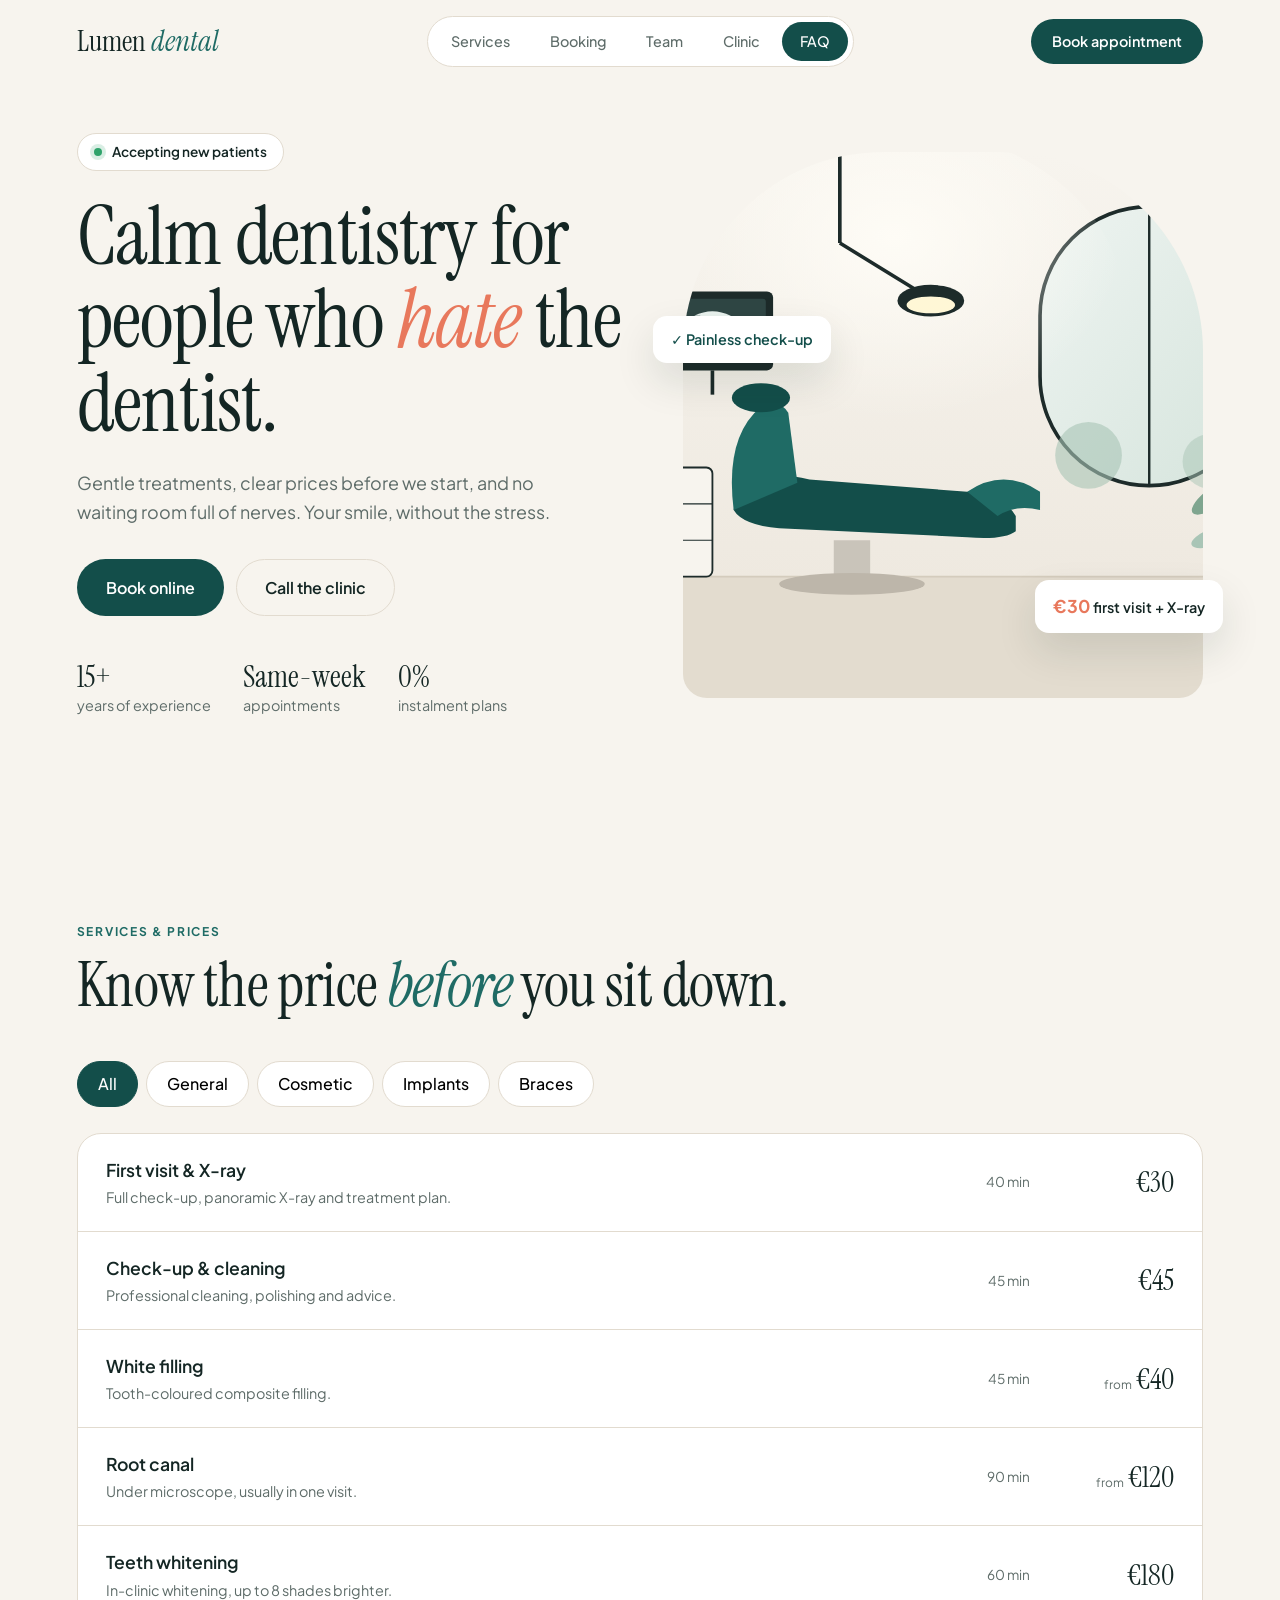
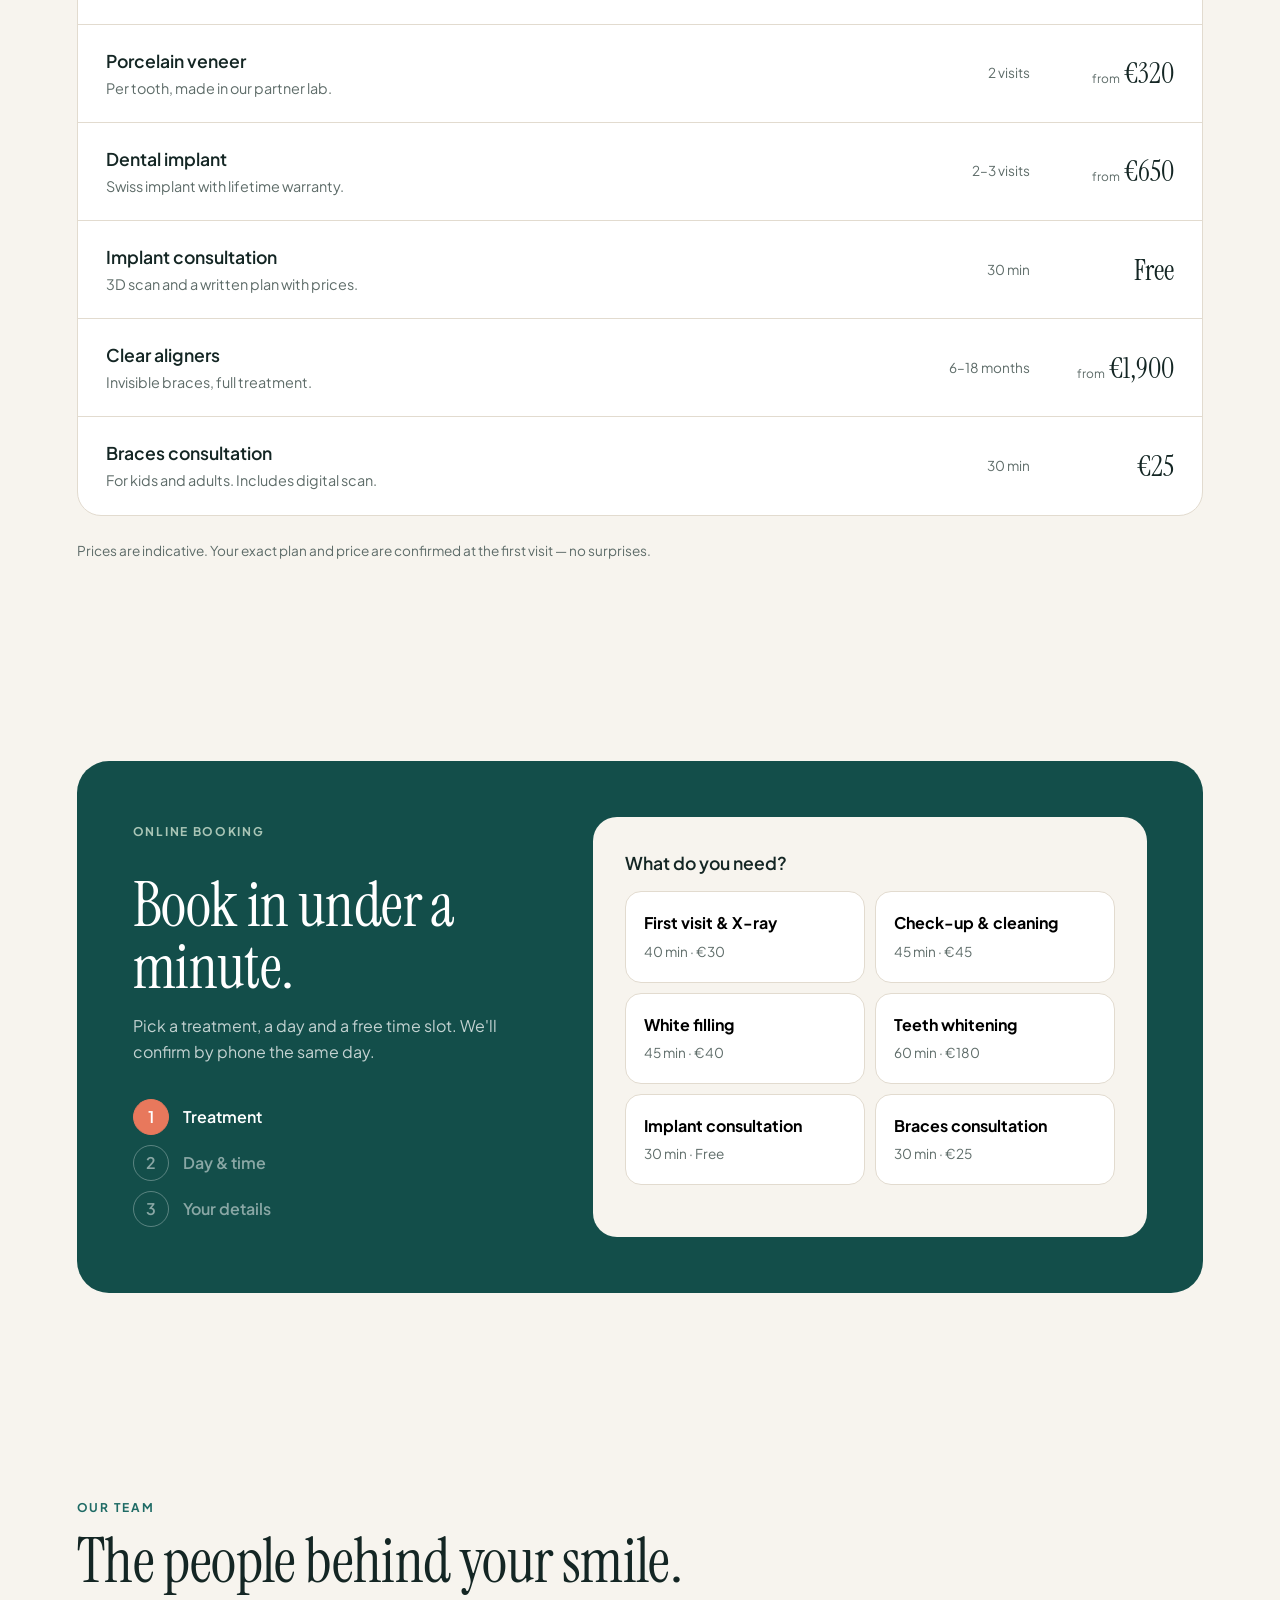
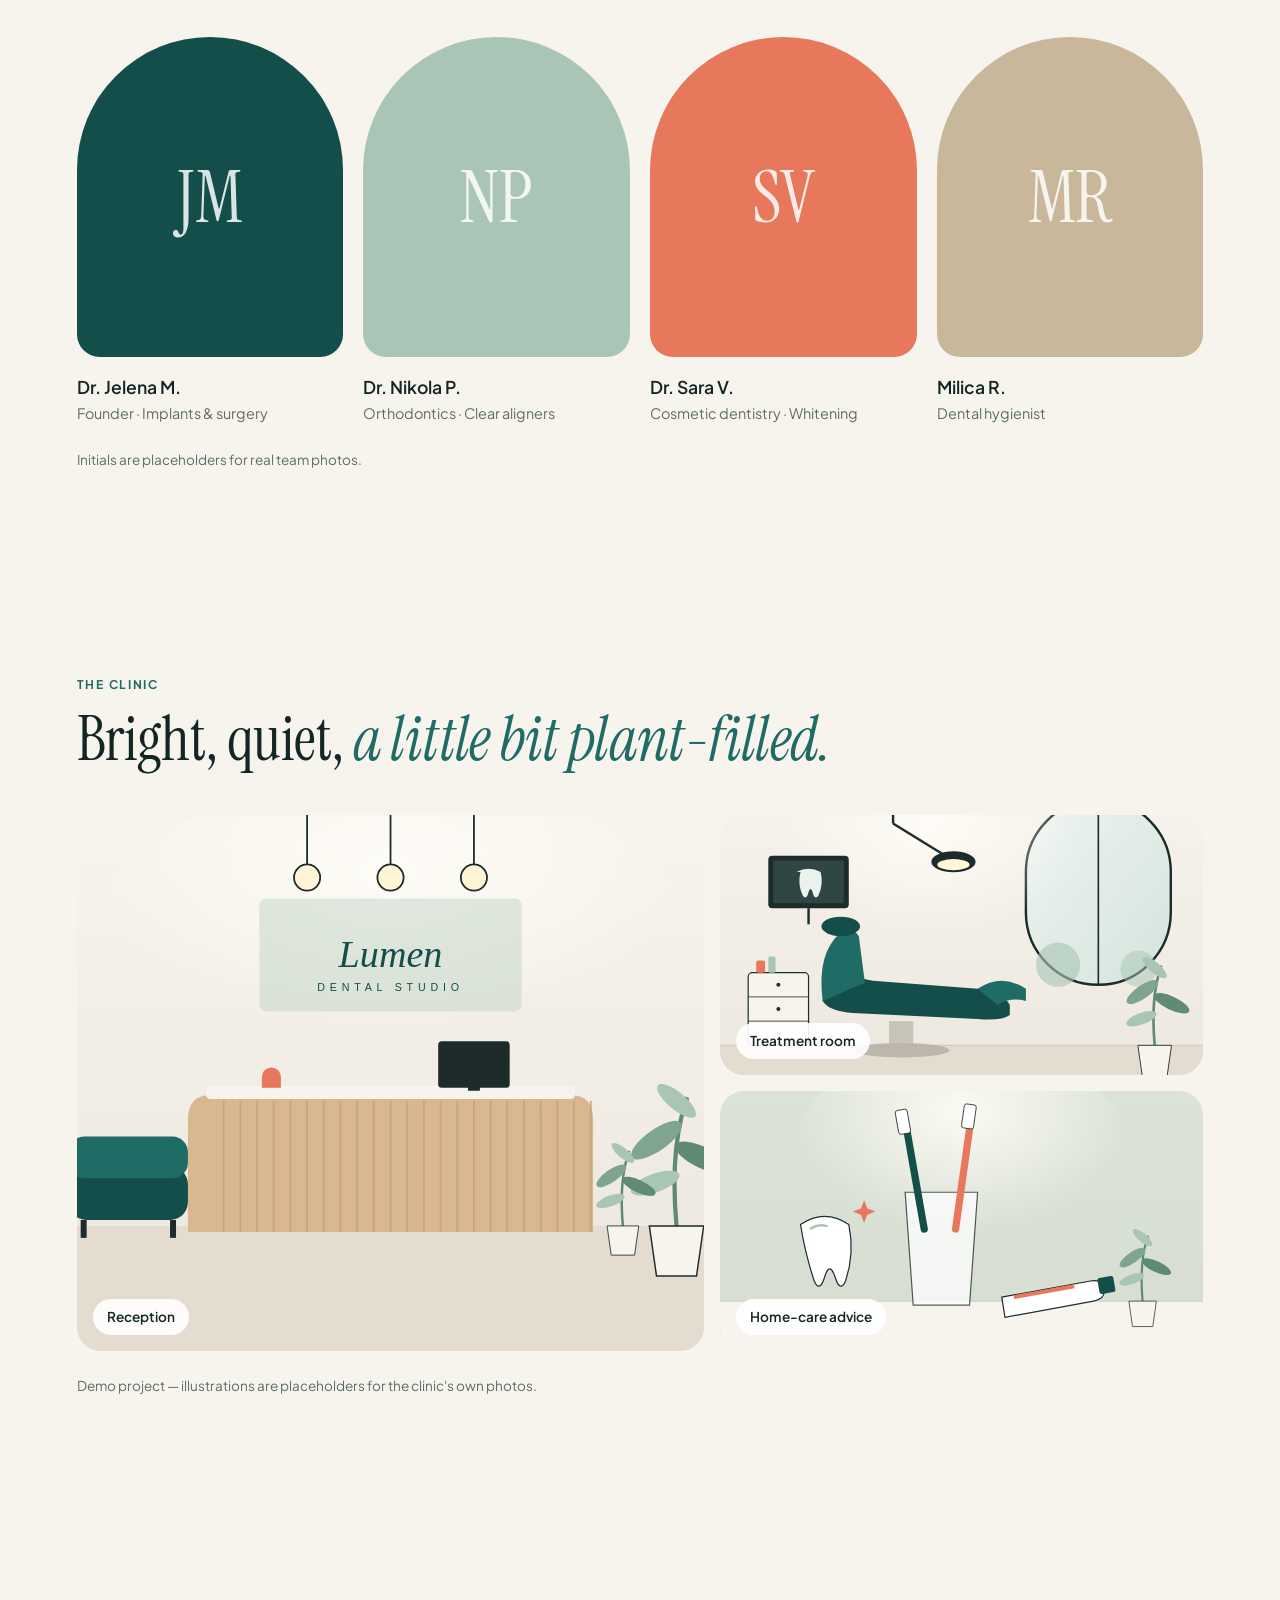
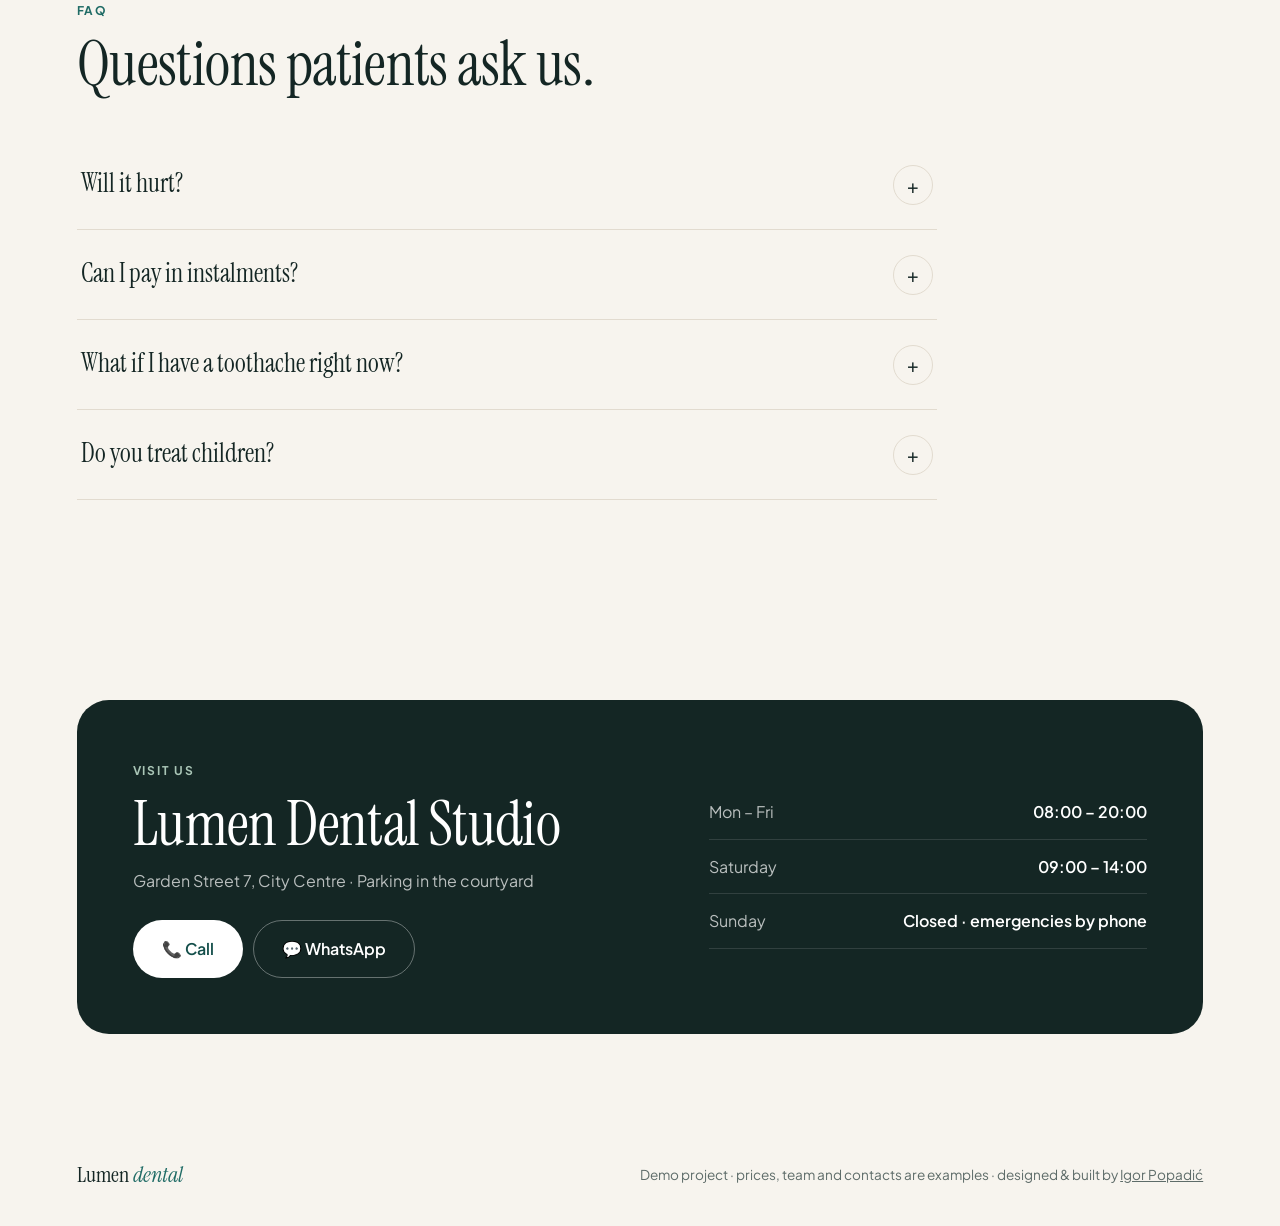
<file: dental/index.html>
<!DOCTYPE html>
<html lang="en">
<head>
  <meta charset="UTF-8">
  <meta name="viewport" content="width=device-width, initial-scale=1.0">
  <title>Lumen Dental Studio</title>
  <meta name="description" content="Lumen Dental Studio — calm, modern dentistry. Clear prices and online booking.">
  <link rel="preconnect" href="https://fonts.googleapis.com">
  <link rel="preconnect" href="https://fonts.gstatic.com" crossorigin>
  <link href="https://fonts.googleapis.com/css2?family=Instrument+Serif:ital@0;1&family=Plus+Jakarta+Sans:wght@400;500;600;700&display=swap" rel="stylesheet">
  <link rel="stylesheet" href="style.css">
</head>
<body>

  <!-- ===== MENI ===== -->
  <header class="nav" id="nav">
    <a href="#top" class="logo">Lumen <em>dental</em></a>
    <nav>
      <a href="#services">Services</a>
      <a href="#book">Booking</a>
      <a href="#team">Team</a>
      <a href="#clinic">Clinic</a>
      <a href="#faq">FAQ</a>
    </nav>
    <a href="#book" class="btn btn-small">Book appointment</a>
  </header>

  <!-- ===== HERO ===== -->
  <section class="hero" id="top">
    <div class="hero-text">
      <p class="pill-label"><span class="dot"></span> Accepting new patients</p>
      <h1>Calm dentistry for people who <em>hate</em> the dentist.</h1>
      <p class="lead">Gentle treatments, clear prices before we start, and no waiting room full of nerves. Your smile, without the stress.</p>
      <div class="actions">
        <a href="#book" class="btn">Book online</a>
        <a href="tel:+000000000" class="btn btn-ghost">Call the clinic</a>
      </div>
      <ul class="trust">
        <li><strong>15+</strong> years of experience</li>
        <li><strong>Same-week</strong> appointments</li>
        <li><strong>0%</strong> instalment plans</li>
      </ul>
    </div>
    <div class="hero-visual">
      <div class="hero-img"><img src="img/treatment-room.svg" alt="Treatment room"></div>
      <div class="chip chip-1">✓ Painless check-up</div>
      <div class="chip chip-2"><strong>€30</strong> first visit + X-ray</div>
    </div>
  </section>

  <!-- ===== USLUGE I CIJENE ===== -->
  <section class="services" id="services">
    <div class="head">
      <p class="eyebrow">Services &amp; prices</p>
      <h2>Know the price <em>before</em> you sit down.</h2>
    </div>

    <!-- Filteri — JavaScript prikazuje samo izabranu kategoriju -->
    <div class="filters" id="filters">
      <button class="filter active" data-cat="all">All</button>
      <button class="filter" data-cat="general">General</button>
      <button class="filter" data-cat="cosmetic">Cosmetic</button>
      <button class="filter" data-cat="implants">Implants</button>
      <button class="filter" data-cat="ortho">Braces</button>
    </div>

    <!-- Lista usluga se pravi iz podataka u script.js -->
    <div class="price-list" id="price-list"></div>
    <p class="note">Prices are indicative. Your exact plan and price are confirmed at the first visit — no surprises.</p>
  </section>

  <!-- ===== ZAKAZIVANJE ===== -->
  <section class="booking" id="book">
    <div class="booking-box">
      <div class="booking-intro">
        <p class="eyebrow light">Online booking</p>
        <h2>Book in under a minute.</h2>
        <p>Pick a treatment, a day and a free time slot. We'll confirm by phone the same day.</p>
        <ol class="steps-mini">
          <li class="on" data-step="1">Treatment</li>
          <li data-step="2">Day &amp; time</li>
          <li data-step="3">Your details</li>
        </ol>
      </div>

      <div class="booking-app">
        <!-- KORAK 1 -->
        <div class="step-panel active" data-panel="1">
          <h3>What do you need?</h3>
          <div class="choice-grid" id="treatment-choices"></div>
        </div>

        <!-- KORAK 2 -->
        <div class="step-panel" data-panel="2">
          <h3>Choose a day</h3>
          <div class="days" id="days"></div>
          <h3>Free times</h3>
          <div class="slots" id="slots"><p class="muted">Pick a day first.</p></div>
          <div class="panel-nav">
            <button class="link-btn" data-back="1">← Back</button>
          </div>
        </div>

        <!-- KORAK 3 -->
        <div class="step-panel" data-panel="3">
          <div class="summary" id="summary"></div>
          <form id="book-form" class="book-form">
            <input type="text" name="name" placeholder="Full name" required>
            <input type="tel" name="phone" placeholder="Phone number" required>
            <label class="check"><input type="checkbox" name="first"> This is my first visit</label>
            <button type="submit" class="btn btn-full">Confirm appointment</button>
          </form>
          <div class="panel-nav">
            <button class="link-btn" data-back="2">← Change time</button>
          </div>
        </div>

        <!-- POTVRDA -->
        <div class="step-panel" data-panel="done">
          <div class="done">
            <div class="done-icon">✓</div>
            <h3>You're booked in!</h3>
            <p id="done-text"></p>
            <button class="btn btn-ghost" id="book-again">Book another</button>
          </div>
        </div>
      </div>
    </div>
  </section>

  <!-- ===== TIM ===== -->
  <section class="team" id="team">
    <div class="head">
      <p class="eyebrow">Our team</p>
      <h2>The people behind your smile.</h2>
    </div>
    <div class="team-grid">
      <article class="doc">
        <div class="doc-photo d1"><span>JM</span></div>
        <h3>Dr. Jelena M.</h3>
        <p>Founder · Implants &amp; surgery</p>
      </article>
      <article class="doc">
        <div class="doc-photo d2"><span>NP</span></div>
        <h3>Dr. Nikola P.</h3>
        <p>Orthodontics · Clear aligners</p>
      </article>
      <article class="doc">
        <div class="doc-photo d3"><span>SV</span></div>
        <h3>Dr. Sara V.</h3>
        <p>Cosmetic dentistry · Whitening</p>
      </article>
      <article class="doc">
        <div class="doc-photo d4"><span>MR</span></div>
        <h3>Milica R.</h3>
        <p>Dental hygienist</p>
      </article>
    </div>
    <p class="note">Initials are placeholders for real team photos.</p>
  </section>

  <!-- ===== ORDINACIJA (slike) ===== -->
  <section class="clinic" id="clinic">
    <div class="head">
      <p class="eyebrow">The clinic</p>
      <h2>Bright, quiet, <em>a little bit plant-filled.</em></h2>
    </div>
    <div class="clinic-grid">
      <figure class="cimg tall"><img src="img/reception.svg" alt="Reception"><figcaption>Reception</figcaption></figure>
      <figure class="cimg"><img src="img/treatment-room.svg" alt="Treatment room"><figcaption>Treatment room</figcaption></figure>
      <figure class="cimg"><img src="img/care.svg" alt="Home care"><figcaption>Home-care advice</figcaption></figure>
    </div>
    <p class="note">Demo project — illustrations are placeholders for the clinic's own photos.</p>
  </section>

  <!-- ===== FAQ ===== -->
  <section class="faq" id="faq">
    <div class="head">
      <p class="eyebrow">FAQ</p>
      <h2>Questions patients ask us.</h2>
    </div>
    <div class="faq-list">
      <details>
        <summary>Will it hurt?</summary>
        <p>We use modern local anaesthetic and go at your pace. If you're nervous, tell us — we'll explain every step before we do it, and you can raise your hand to pause any time.</p>
      </details>
      <details>
        <summary>Can I pay in instalments?</summary>
        <p>Yes. Treatments over €300 can be split into up to 12 monthly payments with 0% interest.</p>
      </details>
      <details>
        <summary>What if I have a toothache right now?</summary>
        <p>Call us. We keep emergency slots open every day and will try to see you within 24 hours.</p>
      </details>
      <details>
        <summary>Do you treat children?</summary>
        <p>Yes, from age 3. First visits for kids are short and playful, so they get used to the chair.</p>
      </details>
    </div>
  </section>

  <!-- ===== KONTAKT ===== -->
  <section class="contact" id="contact">
    <div class="contact-card">
      <div>
        <p class="eyebrow light">Visit us</p>
        <h2>Lumen Dental Studio</h2>
        <p class="addr">Garden Street 7, City Centre · Parking in the courtyard</p>
        <div class="contact-btns">
          <a href="tel:+000000000" class="btn btn-light">📞 Call</a>
          <a href="https://wa.me/000000000" target="_blank" class="btn btn-ghost-light">💬 WhatsApp</a>
        </div>
      </div>
      <dl class="hours">
        <div><dt>Mon – Fri</dt><dd>08:00 – 20:00</dd></div>
        <div><dt>Saturday</dt><dd>09:00 – 14:00</dd></div>
        <div><dt>Sunday</dt><dd>Closed · emergencies by phone</dd></div>
      </dl>
    </div>
  </section>

  <footer>
    <span class="logo">Lumen <em>dental</em></span>
    <span>Demo project · prices, team and contacts are examples · designed &amp; built by <a href="../index.html">Igor Popadić</a></span>
  </footer>

  <script src="script.js"></script>
</body>
</html>
</file>
<file: style.css>
/* =========================================================
   IGOR POPADIĆ — PORTFOLIO
   Boje i fontovi su ispod u :root.
   Hoćeš drugu glavnu boju? Promijeni --accent (i --accent-2 za prelaz).
   ========================================================= */
:root {
  --bg: #f5f4ef;          /* pozadina (topla bijela) */
  --surface: #ffffff;     /* kartice */
  --tint: #ecebe4;        /* malo tamnija pozadina sekcije */
  --ink: #111110;         /* glavni tekst */
  --muted: #64635d;       /* sporedni tekst */
  --line: rgba(17, 17, 16, 0.1);
  --accent: #3d5afe;      /* glavna boja (plava) */
  --accent-2: #8b5cf6;    /* druga boja za prelaz (ljubičasta) */
  --accent-soft: #e5e9ff;
  --dark: #0f0f0e;        /* tamne sekcije */

  --radius: 22px;
  --shadow: 0 1px 2px rgba(17, 17, 16, .04), 0 12px 32px -12px rgba(17, 17, 16, .14);
  --shadow-lg: 0 2px 4px rgba(17, 17, 16, .04), 0 30px 60px -20px rgba(17, 17, 16, .28);

  --sans: "Geist", system-ui, -apple-system, "Segoe UI", sans-serif;
  --serif: "Instrument Serif", Georgia, serif;
  --ease: cubic-bezier(.2, .7, .2, 1);
  --ease-out: cubic-bezier(.16, 1, .3, 1);
}

/* ===== OSNOVA ===== */
*, *::before, *::after { box-sizing: border-box; margin: 0; padding: 0; }
html { scroll-behavior: smooth; scroll-padding-top: 100px; }
body {
  font-family: var(--sans);
  background: var(--bg);
  color: var(--ink);
  font-size: 17px;
  line-height: 1.6;
  -webkit-font-smoothing: antialiased;
  overflow-x: hidden;
}
img { display: block; max-width: 100%; }
a { color: inherit; text-decoration: none; }
button { font: inherit; cursor: pointer; border: 0; background: none; color: inherit; }
::selection { background: var(--accent); color: #fff; }
:focus-visible { outline: 2px solid var(--accent); outline-offset: 3px; border-radius: 6px; }

.wrap { width: min(1200px, 100% - 48px); margin-inline: auto; }

h1, h2, h3 { font-weight: 600; letter-spacing: -0.035em; line-height: 1.05; }
h2 { font-size: clamp(2rem, 4.2vw, 3.25rem); }
h3 { font-size: 1.2rem; letter-spacing: -0.02em; line-height: 1.25; }
h1 em, h2 em { font-family: var(--serif); font-style: italic; font-weight: 400; letter-spacing: -0.01em; }

.link { color: var(--accent); border-bottom: 1px solid currentColor; }

/* Tekst sa prelazom boja koji se lagano pomjera */
.gradient-text {
  background: linear-gradient(90deg, var(--accent), var(--accent-2), #ff7a59, var(--accent));
  background-size: 300% 100%;
  -webkit-background-clip: text; background-clip: text;
  color: transparent;
  animation: gradientMove 8s linear infinite;
  padding-right: .08em;
}

/* ===== TRAKA NAPRETKA + ZRNO ===== */
.progress {
  position: fixed; top: 0; left: 0; right: 0; height: 3px; z-index: 200;
  background: linear-gradient(90deg, var(--accent), var(--accent-2));
  transform-origin: 0 50%; transform: scaleX(0);
}
.grain {
  position: fixed; inset: 0; z-index: 150; pointer-events: none; opacity: .045;
  background-image: url("data:image/svg+xml,%3Csvg xmlns='http://www.w3.org/2000/svg' width='160' height='160'%3E%3Cfilter id='n'%3E%3CfeTurbulence type='fractalNoise' baseFrequency='.9' numOctaves='3' stitchTiles='stitch'/%3E%3C/filter%3E%3Crect width='100%25' height='100%25' filter='url(%23n)'/%3E%3C/svg%3E");
}

/* ===== UVOD (neon IP logo na početku) ===== */
.intro {
  position: fixed; inset: 0; z-index: 1000;
  display: flex; flex-direction: column; align-items: center; justify-content: center; gap: 30px;
  background: #07080c; color: #fff;
  clip-path: inset(0 0 0 0);
  transition: clip-path 1s cubic-bezier(.76, 0, .24, 1);
}
.intro.done { clip-path: inset(0 0 100% 0); }
.intro-grid {
  position: absolute; inset: 0;
  background-image: linear-gradient(rgba(255,255,255,.06) 1px, transparent 1px), linear-gradient(90deg, rgba(255,255,255,.06) 1px, transparent 1px);
  background-size: 48px 48px;
  mask-image: radial-gradient(ellipse 55% 60% at 50% 50%, #000, transparent 75%);
  -webkit-mask-image: radial-gradient(ellipse 55% 60% at 50% 50%, #000, transparent 75%);
}
.intro-glow {
  position: absolute; left: 50%; top: 50%; width: 900px; height: 900px; transform: translate(-50%, -50%);
  background: radial-gradient(circle, rgba(61, 90, 254, .5), rgba(139, 92, 246, .16) 35%, transparent 60%);
  animation: introGlow 1.9s ease-out both;
}
.intro-mark {
  position: relative; display: grid; place-items: center;
  width: clamp(150px, 30vw, 210px); aspect-ratio: 1; border-radius: 50%;
  background: #0b0c12;
  box-shadow: 0 0 0 2px rgba(120,150,255,.9), 0 0 30px 6px rgba(61,90,254,.7), 0 0 90px 20px rgba(61,90,254,.45), inset 0 0 40px rgba(61,90,254,.5);
  animation: introMark 1.2s cubic-bezier(.16, 1, .3, 1) both;
}
.intro-mark span {
  font-family: var(--sans); font-size: clamp(64px, 13vw, 94px); font-weight: 600; letter-spacing: -0.04em;
  color: #dfe6ff;
  text-shadow: 0 0 8px #8fa6ff, 0 0 22px #3d5afe, 0 0 48px #3d5afe, 0 0 90px #3d5afe;
  animation: neonOn 1.2s .2s linear both;
}
.intro-name {
  position: relative; font-size: clamp(1.2rem, 4vw, 1.7rem); font-weight: 600; letter-spacing: -0.03em;
  animation: rise .9s .55s cubic-bezier(.16, 1, .3, 1) both;
}
.intro-name em { font-family: var(--serif); font-weight: 400; color: #9fb0ff; letter-spacing: 0; }

/* Dok traje uvod, animacije na vrhu čekaju */
.intro-on { overflow: hidden; }
.intro-on .hero *, .intro-on .hero-visual { animation-play-state: paused !important; }

@keyframes introMark { from { opacity: 0; transform: scale(.6); } to { opacity: 1; transform: none; } }
@keyframes introGlow { from { opacity: 0; transform: translate(-50%, -50%) scale(.5); } to { opacity: 1; transform: translate(-50%, -50%) scale(1); } }
@keyframes neonOn {
  0% { opacity: 0; } 10% { opacity: 1; } 14% { opacity: .2; } 22% { opacity: 1; } 26% { opacity: .35; } 34%, 100% { opacity: 1; }
}

/* ===== POZADINA KOJA STALNO LAGANO SE POMJERA ===== */
.aurora { position: fixed; inset: 0; z-index: -1; overflow: hidden; pointer-events: none; }
.orb { position: absolute; border-radius: 50%; will-change: transform; }
.o1 { width: 70vmax; height: 70vmax; top: -30vmax; right: -25vmax;
  background: radial-gradient(circle, rgba(61, 90, 254, .3), transparent 60%);
  animation: orb1 28s ease-in-out infinite alternate; }
.o2 { width: 60vmax; height: 60vmax; bottom: -30vmax; left: -25vmax;
  background: radial-gradient(circle, rgba(255, 150, 90, .26), transparent 60%);
  animation: orb2 34s ease-in-out infinite alternate; }
.o3 { width: 50vmax; height: 50vmax; top: 30%; left: 35%;
  background: radial-gradient(circle, rgba(139, 92, 246, .2), transparent 60%);
  animation: orb3 40s ease-in-out infinite alternate; }
.o4 { width: 40vmax; height: 40vmax; top: 55%; right: -10vmax;
  background: radial-gradient(circle, rgba(34, 197, 220, .1), transparent 60%);
  animation: orb2 46s ease-in-out infinite alternate-reverse; }
.dots-bg {
  position: absolute; inset: 0;
  background-image: radial-gradient(rgba(17, 17, 16, .13) 1px, transparent 1.2px);
  background-size: 26px 26px;
  mask-image: radial-gradient(ellipse 80% 70% at 50% 40%, #000 20%, transparent 80%);
  -webkit-mask-image: radial-gradient(ellipse 80% 70% at 50% 40%, #000 20%, transparent 80%);
  animation: dotsMove 60s linear infinite;
}

/* ===== DUGMAD ===== */
.btn {
  position: relative; overflow: hidden;
  display: inline-flex; align-items: center; justify-content: center; gap: 10px;
  padding: 14px 24px;
  border-radius: 999px;
  font-weight: 500; font-size: 0.98rem;
  white-space: nowrap;
  transition: transform .25s var(--ease), background .25s, box-shadow .25s, color .25s;
}
.btn:hover { transform: translateY(-2px); }
.btn:active { transform: translateY(0) scale(.98); }
.btn .arrow { transition: transform .25s var(--ease); }
.btn:hover .arrow { transform: translateX(4px); }

.btn-accent { background: var(--accent); color: #fff; box-shadow: 0 10px 24px -10px var(--accent); }
.btn-accent:hover { box-shadow: 0 16px 30px -10px var(--accent); }
.btn-dark { background: var(--ink); color: #fff; }
.btn-ghost { border: 1px solid var(--line); background: rgba(255,255,255,.6); backdrop-filter: blur(6px); }
.btn-ghost:hover { background: #fff; }
.btn-ghost-light { border: 1px solid rgba(255,255,255,.2); color: #fff; }
.btn-ghost-light:hover { background: rgba(255,255,255,.08); }
.btn-sm { padding: 10px 18px; font-size: .9rem; }
.btn-lg { padding: 18px 30px; font-size: 1.05rem; }
.btn-block { width: 100%; }

/* Odsjaj koji pređe preko dugmeta */
.btn-shine::after {
  content: ""; position: absolute; top: 0; bottom: 0; left: -60%; width: 40%;
  background: linear-gradient(100deg, transparent, rgba(255,255,255,.45), transparent);
  transform: skewX(-20deg);
  animation: shine 4.5s ease-in-out infinite;
}

/* ===== BEDŽ "Available" ===== */
.badge {
  display: inline-flex; align-items: center; gap: 10px;
  padding: 7px 14px 7px 12px;
  border: 1px solid var(--line); border-radius: 999px;
  background: rgba(255,255,255,.7); backdrop-filter: blur(6px);
  font-size: .88rem; color: var(--muted);
}
.badge-dark { background: rgba(255,255,255,.06); border-color: rgba(255,255,255,.12); color: #c9c8c1; }
.pulse { width: 8px; height: 8px; border-radius: 50%; background: #22c55e; position: relative; flex-shrink: 0; }
.pulse::after { content: ""; position: absolute; inset: 0; border-radius: 50%; background: #22c55e; animation: pulse 2s infinite; }

/* ===== NAVIGACIJA (plutajuća pilula) ===== */
.nav { position: fixed; top: 14px; left: 0; right: 0; z-index: 100; padding: 0 16px; }
.nav-pill {
  display: flex; align-items: center; justify-content: space-between; gap: 20px;
  max-width: 1120px; margin: 0 auto;
  padding: 8px 8px 8px 10px;
  border-radius: 999px;
  border: 1px solid transparent;
  transition: background .35s, box-shadow .35s, border-color .35s, max-width .5s var(--ease-out);
}
.nav.scrolled .nav-pill {
  max-width: 980px;
  background: rgba(255, 255, 255, .72);
  backdrop-filter: saturate(180%) blur(16px);
  -webkit-backdrop-filter: saturate(180%) blur(16px);
  border-color: rgba(255,255,255,.8);
  box-shadow: 0 8px 30px -12px rgba(17,17,16,.2), 0 0 0 1px var(--line);
}

.logo { display: inline-flex; align-items: center; gap: 10px; font-weight: 600; letter-spacing: -0.02em; }
.logo-mark {
  display: grid; place-items: center;
  width: 36px; height: 36px; border-radius: 50%;
  background: radial-gradient(circle, #141a3a, #07080c 70%);
  color: #e3e9ff;
  font-size: .78rem; font-weight: 600; letter-spacing: -0.02em;
  text-shadow: 0 0 4px #8fa6ff, 0 0 10px #3d5afe;
  box-shadow: inset 0 0 0 1.5px rgba(120, 150, 255, .9), 0 0 14px -2px rgba(61, 90, 254, .7);
  transition: transform .5s var(--ease-out), box-shadow .4s;
}
.logo:hover .logo-mark { box-shadow: inset 0 0 0 1.5px rgba(150, 175, 255, 1), 0 0 22px 0 rgba(61, 90, 254, .9); }
.logo:hover .logo-mark { transform: rotate(-12deg) scale(1.06); }

.nav-links { display: flex; align-items: center; gap: 4px; font-size: .93rem; }
.nav-links a {
  padding: 8px 14px; border-radius: 999px; color: var(--muted);
  transition: color .2s, background .2s;
}
.nav-links a:hover { color: var(--ink); background: rgba(17,17,16,.05); }
.nav-links a.active { color: var(--ink); background: rgba(17,17,16,.07); }

.menu-btn { display: none; position: relative; width: 44px; height: 44px; border-radius: 50%; background: var(--ink); z-index: 120; }
.menu-btn span {
  position: absolute; left: 14px; right: 14px; height: 1.5px; background: #fff; border-radius: 2px;
  transition: transform .45s var(--ease-out), top .45s var(--ease-out);
}
.menu-btn span:first-child { top: 18px; }
.menu-btn span:last-child { top: 25px; }
.menu-open .menu-btn { background: #fff; }
.menu-open .menu-btn span { background: var(--ink); }
.menu-open .menu-btn span:first-child { top: 21.5px; transform: rotate(45deg); }
.menu-open .menu-btn span:last-child { top: 21.5px; transform: rotate(-45deg); }

/* ===== MENI NA TELEFONU (otvara se kao krug iz dugmeta) ===== */
.mobile-menu {
  position: fixed; inset: 0; z-index: 90;
  display: flex; flex-direction: column;
  padding: 110px 28px 32px;
  background: var(--dark); color: #fff;
  overflow: hidden;
  clip-path: circle(0 at calc(100% - 46px) 44px);
  transition: clip-path .7s var(--ease-out), visibility 0s .7s;
  visibility: hidden;
}
.menu-open .mobile-menu {
  clip-path: circle(150% at calc(100% - 46px) 44px);
  transition: clip-path .7s var(--ease-out), visibility 0s;
  visibility: visible;
}
.menu-open .nav-pill { background: transparent !important; box-shadow: none !important; border-color: transparent !important; }
.menu-open .logo { color: #fff; }
.menu-open { overflow: hidden; }

.mm-glow {
  position: absolute; width: 420px; height: 420px; right: -160px; bottom: -120px; border-radius: 50%;
  background: radial-gradient(circle, rgba(61, 90, 254, .5), transparent 65%);
  filter: blur(30px);
}
.mm-label { font-size: .78rem; text-transform: uppercase; letter-spacing: .14em; color: #8a8982; margin-bottom: 16px; }
.mm-links { display: flex; flex-direction: column; }
.mm-links a {
  display: flex; align-items: baseline; gap: 16px;
  padding: 12px 0;
  border-bottom: 1px solid rgba(255,255,255,.08);
  font-size: clamp(2rem, 9vw, 2.6rem); font-weight: 500; letter-spacing: -0.04em; line-height: 1.1;
  opacity: 0; transform: translateY(24px);
  transition: opacity .5s var(--ease-out), transform .6s var(--ease-out), color .2s;
}
.mm-links a span { font-family: var(--serif); font-style: italic; font-size: 1rem; color: #9fb0ff; letter-spacing: 0; }
.mm-links a:active { color: #9fb0ff; }
.menu-open .mm-links a { opacity: 1; transform: none; }
.menu-open .mm-links a:nth-child(1) { transition-delay: .15s; }
.menu-open .mm-links a:nth-child(2) { transition-delay: .2s; }
.menu-open .mm-links a:nth-child(3) { transition-delay: .25s; }
.menu-open .mm-links a:nth-child(4) { transition-delay: .3s; }
.menu-open .mm-links a:nth-child(5) { transition-delay: .35s; }

.mm-bottom {
  position: relative; margin-top: auto;
  display: flex; flex-direction: column; align-items: flex-start; gap: 16px;
  opacity: 0; transform: translateY(16px);
  transition: opacity .5s var(--ease-out), transform .6s var(--ease-out);
}
.menu-open .mm-bottom { opacity: 1; transform: none; transition-delay: .42s; }
.mm-mail { align-self: center; color: #a3a29b; font-size: .92rem; }

/* ===== HERO ===== */
.hero { position: relative; padding: 160px 0 100px; overflow: hidden; }
.hero-bg { position: absolute; inset: 0; z-index: -1; pointer-events: none; }
/* hero-bg */
.blob { position: absolute; border-radius: 50%; filter: blur(80px); opacity: .5; animation: blob 18s ease-in-out infinite alternate; }
.b1 { width: 560px; height: 560px; right: -120px; top: -80px; background: radial-gradient(circle, rgba(61, 90, 254, .45), transparent 65%); }
.b2 { width: 460px; height: 460px; left: -140px; bottom: -160px; background: radial-gradient(circle, rgba(255, 150, 90, .4), transparent 65%); animation-delay: -8s; }
.grid-lines {
  position: absolute; inset: 0;
  background-image:
    linear-gradient(var(--line) 1px, transparent 1px),
    linear-gradient(90deg, var(--line) 1px, transparent 1px);
  background-size: 64px 64px;
  mask-image: radial-gradient(ellipse 70% 60% at 70% 30%, #000 10%, transparent 70%);
  -webkit-mask-image: radial-gradient(ellipse 70% 60% at 70% 30%, #000 10%, transparent 70%);
  opacity: .55;
}

.hero-grid { display: grid; grid-template-columns: 1.05fr 1fr; gap: 64px; align-items: center; }
.hero .badge { margin-bottom: 28px; animation: rise .8s var(--ease-out) both; }
.hero h1 { font-size: clamp(2.7rem, 6vw, 4.9rem); margin-bottom: 26px; }

/* Riječi naslova izlaze jedna po jedna */
.split .w { display: inline-block; animation: rise .9s var(--ease-out) both; }
.split .w:nth-child(1) { animation-delay: .05s; }
.split .w:nth-child(2) { animation-delay: .1s; }
.split .w:nth-child(3) { animation-delay: .15s; }
.split .w:nth-child(4) { animation-delay: .2s; }
.split .w:nth-child(5) { animation-delay: .25s; }
.split .w:nth-child(6) { animation-delay: .32s, 0s; animation-name: rise, gradientMove; animation-duration: .9s, 8s; animation-timing-function: var(--ease-out), linear; animation-iteration-count: 1, infinite; }

.lead { font-size: 1.15rem; color: var(--muted); max-width: 540px; margin-bottom: 36px; animation: rise .9s .4s var(--ease-out) both; }
.hero-actions { display: flex; flex-wrap: wrap; gap: 12px; margin-bottom: 40px; animation: rise .9s .5s var(--ease-out) both; }
.hero-points { list-style: none; display: flex; flex-wrap: wrap; gap: 12px 28px; font-size: .93rem; color: var(--muted); animation: rise .9s .6s var(--ease-out) both; }
.hero-points li { display: flex; align-items: center; gap: 8px; }
.check {
  display: grid; place-items: center; width: 20px; height: 20px; border-radius: 50%;
  background: var(--accent-soft); color: var(--accent); font-size: .7rem; font-weight: 700;
}

/* --- Ilustracija: laptop + telefon (sve u CSS-u) --- */
.hero-visual {
  position: relative; aspect-ratio: 1 / .88;
  perspective: 1400px;
  animation: rise 1.1s .3s var(--ease-out) both;
}
.hero-visual > * { transition: transform .6s var(--ease-out); }

.browser {
  position: absolute; top: 6%; left: 0; width: 88%;
  background: var(--surface);
  border-radius: 18px; overflow: hidden;
  border: 1px solid var(--line);
  box-shadow: var(--shadow-lg);
  transform: rotateX(var(--rx, 0deg)) rotateY(var(--ry, 0deg)) rotate(-2deg);
}
.browser-bar {
  display: flex; align-items: center; gap: 14px;
  height: 38px; padding: 0 14px;
  background: #f7f7f5; border-bottom: 1px solid var(--line);
}
.dots { display: flex; gap: 6px; flex-shrink: 0; }
.dots i { width: 10px; height: 10px; border-radius: 50%; }
.dots i:nth-child(1) { background: #ff6159; }
.dots i:nth-child(2) { background: #ffbd2e; }
.dots i:nth-child(3) { background: #28c941; }
.url {
  flex: 1; max-width: 220px; margin-inline: auto;
  padding: 4px 12px; border-radius: 8px; background: #fff; border: 1px solid var(--line);
  font-size: .72rem; color: var(--muted); text-align: center;
  white-space: nowrap; overflow: hidden; text-overflow: ellipsis;
}

/* Mini sajt unutar browsera */
.site { padding: 16px 18px 20px; aspect-ratio: 16 / 10.4; display: flex; flex-direction: column; gap: 16px; }
.site-nav { display: flex; align-items: center; gap: 12px; }
.s-logo { width: 22px; height: 22px; border-radius: 7px; background: linear-gradient(135deg, var(--accent), var(--accent-2)); }
.s-links { display: flex; gap: 8px; margin-left: auto; }
.s-links i { width: 30px; height: 6px; border-radius: 4px; background: #e6e5df; }
.s-btn { width: 54px; height: 20px; border-radius: 99px; background: var(--ink); }
.site-hero { flex: 1; display: grid; grid-template-columns: 1fr 1fr; gap: 16px; align-items: center; }
.site-copy { display: flex; flex-direction: column; gap: 8px; }
.s-line { display: block; height: 12px; border-radius: 6px; background: var(--ink); }
.s-line.thin { height: 6px; background: #dcdbd4; }
.w80 { width: 80%; } .w70 { width: 70%; } .w60 { width: 60%; } .w50 { width: 50%; }
.s-cta { margin-top: 8px; width: 46%; height: 22px; border-radius: 99px; background: var(--accent); }
.site-img {
  height: 100%; min-height: 110px; border-radius: 12px;
  background:
    radial-gradient(circle at 30% 30%, rgba(255,255,255,.6), transparent 35%),
    linear-gradient(135deg, #ffb37a, #ff7a59 35%, var(--accent-2) 70%, var(--accent));
  background-size: 200% 200%;
  animation: gradientMove 10s ease-in-out infinite alternate;
}
.site-cards { display: grid; grid-template-columns: repeat(3, 1fr); gap: 10px; }
.site-cards span { height: 46px; border-radius: 10px; background: #f3f2ed; border: 1px solid var(--line); }

/* Telefon */
.phone {
  position: absolute; right: 0; bottom: 0; width: 33%;
  aspect-ratio: 9 / 18.5;
  border-radius: 36px; padding: 7px;
  background: var(--ink);
  box-shadow: var(--shadow-lg);
  transform: rotateX(var(--rx, 0deg)) rotateY(var(--ry, 0deg)) rotate(4deg) translateZ(40px);
}
.phone-screen {
  position: relative; height: 100%; border-radius: 30px; overflow: hidden;
  background: #fff; padding: 12px 12px 14px;
  display: flex; flex-direction: column; gap: 8px;
}
.phone-screen::before {
  content: ""; position: absolute; top: 8px; left: 50%; transform: translateX(-50%);
  width: 34%; height: 14px; border-radius: 99px; background: var(--ink); z-index: 1;
}
.p-img {
  height: 38%; margin: -12px -12px 4px; border-radius: 0 0 18px 18px;
  background: linear-gradient(160deg, var(--accent), var(--accent-2) 60%, #ff7a59);
}
.p-btn {
  display: grid; place-items: center; height: 26px; border-radius: 99px;
  background: var(--accent); color: #fff; font-size: .62rem; font-weight: 600; margin-top: 4px;
}
.p-btn-2 { background: #f3f2ed; color: var(--ink); margin-top: 0; }
.p-map {
  flex: 1; margin-top: 4px; border-radius: 12px; position: relative; overflow: hidden;
  background:
    linear-gradient(90deg, transparent 48%, #fff 48% 52%, transparent 52%),
    linear-gradient(0deg, transparent 58%, #fff 58% 62%, transparent 62%),
    #e8f0e3;
  display: grid; place-items: center; font-size: .9rem;
}

.float-card {
  position: absolute; display: flex; align-items: center; gap: 12px;
  padding: 12px 16px 12px 12px;
  background: rgba(255,255,255,.85); backdrop-filter: blur(12px); -webkit-backdrop-filter: blur(12px);
  border: 1px solid rgba(255,255,255,.9); border-radius: 16px;
  box-shadow: var(--shadow);
  font-size: .85rem; line-height: 1.3;
}
.float-card strong { display: block; font-weight: 600; }
.float-card small { color: var(--muted); font-size: .76rem; }
.fc-icon { display: grid; place-items: center; width: 38px; height: 38px; border-radius: 11px; background: var(--accent-soft); font-size: 1.05rem; }
.fc-1 { left: -5%; bottom: 12%; animation: floatB 7s ease-in-out infinite; }
.fc-2 { right: 24%; top: -1%; animation: floatA 9s ease-in-out infinite; }

/* ===== TRAKA SA VRSTAMA BIZNISA ===== */
.marquee {
  overflow: hidden;
  border-block: 1px solid var(--line);
  background: rgba(255, 255, 255, .55);
  backdrop-filter: blur(10px); -webkit-backdrop-filter: blur(10px);
  padding: 22px 0;
  mask-image: linear-gradient(90deg, transparent, #000 10%, #000 90%, transparent);
  -webkit-mask-image: linear-gradient(90deg, transparent, #000 10%, #000 90%, transparent);
}
.marquee-track { display: flex; width: max-content; animation: marquee 40s linear infinite; }
.marquee:hover .marquee-track { animation-play-state: paused; }
.marquee span {
  display: flex; align-items: center; gap: 48px; padding-right: 48px;
  font-family: var(--serif); font-size: 1.9rem; font-style: italic;
  white-space: nowrap;
}
.marquee span::after { content: "✦"; font-family: var(--sans); font-style: normal; font-size: .9rem; color: var(--accent); }

/* ===== SEKCIJE ===== */
.section { padding: 120px 0; }
.section-tint { background: rgba(236, 235, 228, .45); border-block: 1px solid var(--line); }
.section-dark { background: var(--dark); color: #f3f2ed; }

.section-head { max-width: 720px; margin-bottom: 56px; }
.section-head h2 { margin-bottom: 18px; }
.section-head-row { max-width: none; display: flex; justify-content: space-between; align-items: end; gap: 40px; }
.section-head-row h2 { margin-bottom: 0; }
.section-head-row .section-sub { max-width: 360px; }
.section-sub { color: var(--muted); font-size: 1.08rem; }

.eyebrow {
  display: inline-flex; align-items: center; gap: 10px;
  font-size: .8rem; font-weight: 500; text-transform: uppercase; letter-spacing: .14em;
  color: var(--accent); margin-bottom: 18px;
}
.eyebrow::before { content: ""; width: 18px; height: 1.5px; background: currentColor; }
.section-dark .eyebrow, .eyebrow-light { color: #9fb0ff; }

/* ===== SVJETLO KOJE PRATI MIŠ ===== */
.spot { position: relative; isolation: isolate; }
.spot::before {
  content: ""; position: absolute; inset: 0; border-radius: inherit; z-index: -1;
  background: radial-gradient(380px circle at var(--mx, 50%) var(--my, 50%), rgba(61, 90, 254, .1), transparent 45%);
  opacity: 0; transition: opacity .35s;
  pointer-events: none;
}
.spot:hover::before { opacity: 1; }

/* ===== USLUGE (bento) ===== */
.bento { display: grid; grid-template-columns: repeat(3, 1fr); gap: 16px; }
.tile {
  display: flex; flex-direction: column;
  padding: 30px;
  background: var(--surface);
  border: 1px solid var(--line);
  border-radius: var(--radius);
  transition: transform .4s var(--ease-out), box-shadow .4s var(--ease-out), border-color .4s;
}
.tile:hover { transform: translateY(-5px); box-shadow: var(--shadow-lg); border-color: transparent; }
.tile-big, .tile-dark, .tile-wide { grid-column: span 2; }
.tile-big { min-height: 340px; background: linear-gradient(160deg, #fff 40%, #eef1ff); }

.tile-icon {
  display: grid; place-items: center; width: 50px; height: 50px; margin-bottom: 24px;
  border-radius: 14px; background: var(--accent-soft); color: var(--accent);
  transition: background .3s, color .3s, transform .5s var(--ease-out);
}
.tile-icon svg { width: 24px; height: 24px; fill: none; stroke: currentColor; stroke-width: 1.6; stroke-linecap: round; stroke-linejoin: round; }
.tile:hover .tile-icon { background: var(--accent); color: #fff; transform: rotate(-8deg); }
.tile h3 { font-size: 1.35rem; margin-bottom: 10px; }
.tile-big h3 { font-size: 1.9rem; }
.tile p { color: var(--muted); font-size: .97rem; max-width: 520px; }

.tile-tag {
  position: absolute; top: 26px; right: 26px;
  padding: 5px 12px; border-radius: 999px;
  background: var(--ink); color: #fff; font-size: .75rem; font-weight: 500;
}
.mini-pages { display: flex; flex-wrap: wrap; gap: 8px; margin-top: auto; padding-top: 28px; }
.mini-pages span {
  padding: 8px 14px; border-radius: 10px;
  background: #fff; border: 1px solid var(--line);
  font-size: .82rem; font-weight: 500;
  box-shadow: 0 4px 12px -6px rgba(17,17,16,.15);
}

.tile-dark { background: var(--dark); color: #fff; border-color: var(--dark); overflow: hidden; }
.tile-dark p { color: #a3a29b; }
.tile-dark .tile-icon { background: rgba(255,255,255,.08); color: #fff; }
.tile-dark::after {
  content: ""; position: absolute; right: -80px; bottom: -120px; width: 320px; height: 320px; border-radius: 50%;
  background: radial-gradient(circle, rgba(61,90,254,.55), transparent 65%); z-index: -1;
}
.tile-dark.spot::before { background: radial-gradient(380px circle at var(--mx, 50%) var(--my, 50%), rgba(255,255,255,.08), transparent 45%); }
.tile-note {
  align-self: flex-start; margin-top: auto; padding-top: 20px;
  font-size: .82rem; color: #9fb0ff;
}

/* ===== INDUSTRIJE ===== */
.industries { display: grid; grid-template-columns: repeat(3, 1fr); gap: 16px; }
.ind {
  padding: 28px;
  background: var(--surface);
  border: 1px solid var(--line);
  border-radius: var(--radius);
  transition: transform .4s var(--ease-out), box-shadow .4s var(--ease-out);
}
.ind:hover { transform: translateY(-5px); box-shadow: var(--shadow-lg); }
.ind-emoji {
  display: grid; place-items: center; width: 54px; height: 54px; margin-bottom: 22px;
  border-radius: 16px; background: var(--bg); font-size: 1.6rem;
  transition: transform .5s var(--ease-out);
}
.ind:hover .ind-emoji { transform: scale(1.1) rotate(-6deg); }
.ind h3 { font-size: 1.3rem; margin-bottom: 14px; }
.ind ul { list-style: none; display: grid; gap: 8px; }
.ind li { display: flex; align-items: center; gap: 10px; color: var(--muted); font-size: .95rem; }
.ind li::before { content: ""; width: 6px; height: 6px; border-radius: 50%; background: var(--accent); flex-shrink: 0; }

/* ===== ŠTA DOBIJAŠ ===== */
.included { display: grid; grid-template-columns: 1fr 1.2fr; gap: 80px; align-items: start; }
.included-text { position: sticky; top: 130px; }
.included-text h2 { margin-bottom: 18px; }
.included-text .section-sub { margin-bottom: 32px; }

.included-list { list-style: none; display: grid; grid-template-columns: 1fr 1fr; gap: 14px; }
.included-list li {
  display: flex; gap: 16px;
  padding: 24px; border-radius: var(--radius);
  background: var(--surface); border: 1px solid var(--line);
  transition: border-color .3s, transform .4s var(--ease-out);
}
.included-list li:hover { border-color: rgba(61,90,254,.4); }
.inc-num { font-family: var(--serif); font-style: italic; font-size: 1.5rem; line-height: 1; color: var(--accent); }
.included-list strong { display: block; font-weight: 600; margin-bottom: 4px; letter-spacing: -0.01em; }
.included-list p { color: var(--muted); font-size: .93rem; }

/* ===== PROCES ===== */
.steps { list-style: none; display: grid; grid-template-columns: repeat(4, 1fr); }
.step { position: relative; padding: 0 28px 0 0; }
.step::before {
  content: ""; position: absolute; top: 26px; left: 56px; right: 0;
  height: 1px; background: linear-gradient(90deg, rgba(255,255,255,.25), rgba(255,255,255,.05));
}
.step:last-child::before { display: none; }
.step-num {
  display: grid; place-items: center; width: 54px; height: 54px; margin-bottom: 28px;
  border-radius: 50%; border: 1px solid rgba(255,255,255,.2);
  font-family: var(--serif); font-style: italic; font-size: 1.3rem;
  transition: background .3s, border-color .3s, transform .5s var(--ease-out);
}
.step:hover .step-num { background: var(--accent); border-color: var(--accent); transform: scale(1.08); }
.step h3 { font-size: 1.4rem; margin-bottom: 10px; }
.step p { color: #a3a29b; font-size: .97rem; }

/* ===== FAQ ===== */
.faq-grid { display: grid; grid-template-columns: 1fr 1.3fr; gap: 80px; align-items: start; }
.faq { border-top: 1px solid var(--line); }
.faq details { border-bottom: 1px solid var(--line); }
.faq summary {
  list-style: none; cursor: pointer;
  display: flex; justify-content: space-between; align-items: center; gap: 24px;
  padding: 26px 0;
  font-size: 1.15rem; font-weight: 500; letter-spacing: -0.015em;
  transition: color .2s;
}
.faq summary:hover { color: var(--accent); }
.faq summary::-webkit-details-marker { display: none; }
.faq summary::after {
  content: "+"; flex-shrink: 0;
  display: grid; place-items: center; width: 34px; height: 34px; border-radius: 50%;
  border: 1px solid var(--line); font-size: 1.2rem; font-weight: 400; color: var(--ink);
  transition: transform .4s var(--ease-out), background .3s, color .3s;
}
.faq details[open] summary::after { transform: rotate(135deg); background: var(--ink); color: #fff; border-color: var(--ink); }
.faq details p { color: var(--muted); padding: 0 60px 26px 0; animation: fadeDown .4s var(--ease-out); }

/* ===== KONTAKT (CTA) ===== */
#contact { padding-top: 40px; }
.cta {
  position: relative; overflow: hidden;
  padding: 110px 40px;
  border-radius: 36px;
  background: var(--dark); color: #fff;
  text-align: center;
}
.cta.spot::before { background: radial-gradient(500px circle at var(--mx, 50%) var(--my, 50%), rgba(255,255,255,.07), transparent 45%); }
.cta-glow {
  position: absolute; width: 760px; height: 760px; left: 50%; top: -65%;
  transform: translateX(-50%);
  background: radial-gradient(circle, rgba(61, 90, 254, .6), rgba(139, 92, 246, .25) 40%, transparent 65%);
  filter: blur(20px);
  animation: breathe 8s ease-in-out infinite;
  z-index: -1;
}
.cta-grid {
  position: absolute; inset: 0; z-index: -1;
  background-image:
    linear-gradient(rgba(255,255,255,.06) 1px, transparent 1px),
    linear-gradient(90deg, rgba(255,255,255,.06) 1px, transparent 1px);
  background-size: 56px 56px;
  mask-image: radial-gradient(ellipse 60% 70% at 50% 0%, #000, transparent 75%);
  -webkit-mask-image: radial-gradient(ellipse 60% 70% at 50% 0%, #000, transparent 75%);
}
.cta .eyebrow::before { display: none; }
.cta h2 { font-size: clamp(2.2rem, 5vw, 4rem); max-width: 760px; margin: 0 auto 20px; }
.cta-sub { color: #b9b8b1; font-size: 1.1rem; max-width: 520px; margin: 0 auto 40px; }
.cta-actions { display: flex; justify-content: center; flex-wrap: wrap; gap: 12px; }

/* ===== FOOTER ===== */
.footer { padding: 40px 0 48px; font-size: .9rem; color: var(--muted); }
.footer-inner { display: flex; justify-content: space-between; align-items: center; gap: 20px; flex-wrap: wrap; }
.footer .logo { color: var(--ink); }
.footer-time { display: inline-flex; align-items: center; gap: 10px; font-variant-numeric: tabular-nums; }

/* ===== OBAVIJEST (toast) ===== */
.toast {
  position: fixed; left: 50%; bottom: 28px; z-index: 300;
  padding: 12px 20px; border-radius: 999px;
  background: var(--ink); color: #fff; font-size: .92rem; font-weight: 500;
  box-shadow: var(--shadow-lg);
  transform: translate(-50%, 140%); opacity: 0;
  transition: transform .5s var(--ease-out), opacity .3s;
  pointer-events: none;
}
.toast.show { transform: translate(-50%, 0); opacity: 1; }

/* ===== NASLOVI: riječi izlaze odozdo ===== */
.h-reveal.reveal { opacity: 1; transform: none; transition-delay: 0s; }
.hw { display: inline-block; overflow: hidden; vertical-align: top; padding: 0 .04em .14em; margin: 0 -.04em -.14em; }
.hw > span { display: inline-block; transform: translateY(110%) rotate(4deg); transform-origin: left bottom; transition: transform 1s var(--ease-out); }
.h-reveal.in .hw > span { transform: none; }

/* ===== ANIMACIJE ===== */
.reveal { opacity: 0; transform: translateY(28px); transition: opacity .9s var(--ease-out), transform .9s var(--ease-out); }
.reveal.in { opacity: 1; transform: none; }
.reveal:nth-child(2) { transition-delay: .07s; }
.reveal:nth-child(3) { transition-delay: .14s; }
.reveal:nth-child(4) { transition-delay: .21s; }
.reveal:nth-child(5) { transition-delay: .28s; }
.reveal:nth-child(6) { transition-delay: .35s; }

@keyframes orb1 { 0% { transform: translate(0, 0) scale(1); } 50% { transform: translate(-18vw, 14vh) scale(1.15); } 100% { transform: translate(-8vw, 30vh) scale(.95); } }
@keyframes orb2 { 0% { transform: translate(0, 0) scale(1); } 50% { transform: translate(20vw, -16vh) scale(1.1); } 100% { transform: translate(10vw, -32vh) scale(1.2); } }
@keyframes orb3 { 0% { transform: translate(0, 0) scale(1); } 50% { transform: translate(-22vw, -18vh) scale(1.2); } 100% { transform: translate(14vw, 10vh) scale(.9); } }
@keyframes dotsMove { to { background-position: 26px 52px; } }
@keyframes rise { from { opacity: 0; transform: translateY(30px); } to { opacity: 1; transform: none; } }
@keyframes pulse { 0% { transform: scale(1); opacity: .7; } 100% { transform: scale(2.8); opacity: 0; } }
@keyframes marquee { to { transform: translateX(-50%); } }
@keyframes floatA { 0%, 100% { translate: 0 0; } 50% { translate: 0 -10px; } }
@keyframes floatB { 0%, 100% { translate: 0 0; } 50% { translate: 0 8px; } }
@keyframes fadeDown { from { opacity: 0; transform: translateY(-6px); } to { opacity: 1; transform: none; } }
@keyframes gradientMove { 0% { background-position: 0% 50%; } 100% { background-position: 100% 50%; } }
@keyframes shine { 0%, 60% { left: -60%; } 100% { left: 130%; } }
@keyframes blob { 0% { transform: translate(0, 0) scale(1); } 100% { transform: translate(-40px, 40px) scale(1.12); } }
@keyframes breathe { 0%, 100% { opacity: .85; transform: translateX(-50%) scale(1); } 50% { opacity: 1; transform: translateX(-50%) scale(1.08); } }

@media (prefers-reduced-motion: reduce) {
  *, *::before, *::after { animation: none !important; transition: none !important; }
    .reveal { opacity: 1; transform: none; }
  .hw > span { transform: none; }
  html { scroll-behavior: auto; }
}

/* ===== TABLET ===== */
@media (max-width: 1024px) {
  .hero-grid { grid-template-columns: 1fr; gap: 56px; }
  .hero-visual { max-width: 620px; width: 100%; margin-inline: auto; }
  .bento { grid-template-columns: 1fr 1fr; }
  .tile-big, .tile-wide { grid-column: span 2; }
  .tile-dark { grid-column: span 1; }
  .industries { grid-template-columns: 1fr 1fr; }
  .included, .faq-grid { grid-template-columns: 1fr; gap: 48px; }
  .included-text { position: static; }
  .steps { grid-template-columns: 1fr 1fr; gap: 48px 0; }
  .step:nth-child(2)::before { display: none; }
  .section-head-row { flex-direction: column; align-items: start; gap: 18px; }
}

/* ===== TELEFON ===== */
@media (max-width: 860px) {
  .nav-links, .nav-cta { display: none; }
  .menu-btn { display: block; }
}

@media (max-width: 760px) {
  body { font-size: 16px; }
  .wrap { width: calc(100% - 40px); }
  .section { padding: 84px 0; }
  .section-head { margin-bottom: 40px; }
  .nav { top: 10px; padding: 0 10px; }

  .hero { padding: 120px 0 64px; }
  .hero-points { flex-direction: column; gap: 10px; }
  .hero-actions .btn { flex: 1; }
  .fc-2 { display: none; }
  .fc-1 { left: 0; bottom: 4%; }
  .site { padding: 12px; gap: 10px; }
  .s-links { display: none; }
  .site-img { min-height: 80px; }
  .site-cards span { height: 30px; }

  .marquee span { font-size: 1.4rem; gap: 32px; padding-right: 32px; }

  .bento, .industries, .included-list { grid-template-columns: 1fr; }
  .tile-big, .tile-dark, .tile-wide { grid-column: auto; }
  .tile { padding: 26px; }
  .tile-big { min-height: 0; }
  .tile-big h3 { font-size: 1.6rem; }
  .tile-tag { top: 22px; right: 22px; }

  .steps { grid-template-columns: 1fr; gap: 36px; }
  .step::before { display: none; }

  .faq summary { font-size: 1.05rem; padding: 22px 0; }
  .faq details p { padding-right: 0; }

  .cta { padding: 72px 22px; border-radius: 26px; }
  .btn-lg { font-size: .95rem; padding: 16px 22px; }
  .footer-inner { flex-direction: column; align-items: start; }
}
</file>
<file: cafe/style.css>
/* ===== BOJE KAFIĆA ===== */
:root {
  --cream: #f7f1e8;
  --cream-2: #efe4d4;
  --espresso: #2b1d16;
  --brown: #6b4226;
  --terracotta: #c8693f;
  --sage: #8a9a7b;
  --muted: #7a6a5e;
  --radius: 18px;
}

* { box-sizing: border-box; margin: 0; padding: 0; }
html { scroll-behavior: smooth; }

body {
  font-family: "Inter", system-ui, sans-serif;
  background: var(--cream);
  color: var(--espresso);
  line-height: 1.6;
}

a { color: inherit; text-decoration: none; }
img { display: block; width: 100%; height: 100%; object-fit: cover; }

h1, h2, h3, .logo { font-family: "Fraunces", Georgia, serif; }
h2 { font-size: clamp(1.9rem, 4vw, 2.7rem); line-height: 1.15; margin-bottom: 14px; }
h3 { font-size: 1.2rem; }

section { padding: 90px 6vw; }

.kicker {
  text-transform: uppercase;
  letter-spacing: 0.14em;
  font-size: 0.78rem;
  font-weight: 600;
  color: #f6d8b8;
  margin-bottom: 12px;
}
.kicker.dark { color: var(--terracotta); }

.section-head { text-align: center; margin-bottom: 40px; }

/* ===== EFEKAT UVEĆANJA: sve što ima klasu "zoom" uveća sliku kad pređeš mišem ===== */
.zoom { overflow: hidden; }
.zoom img { transition: transform 0.6s cubic-bezier(.2,.8,.2,1); }
.zoom:hover img { transform: scale(1.1); }

/* ===== DUGMAD ===== */
.btn {
  display: inline-block;
  background: var(--terracotta);
  color: #fff;
  border: none;
  padding: 14px 28px;
  border-radius: 999px;
  font: 600 1rem "Inter", sans-serif;
  cursor: pointer;
  transition: transform 0.25s, box-shadow 0.25s, background 0.25s;
}
.btn:hover {
  transform: translateY(-3px) scale(1.03);
  box-shadow: 0 10px 25px rgba(200, 105, 63, 0.4);
  background: #b85a31;
}
.btn-small { padding: 10px 20px; font-size: 0.9rem; }
.btn-light { background: rgba(255, 255, 255, 0.15); backdrop-filter: blur(6px); border: 1px solid rgba(255,255,255,0.5); }
.btn-light:hover { background: #fff; color: var(--espresso); }

/* ===== MENI NA VRHU ===== */
.nav {
  position: fixed;
  top: 0; left: 0; right: 0;
  z-index: 20;
  display: flex;
  justify-content: space-between;
  align-items: center;
  padding: 22px 6vw;
  color: #fff;
  transition: background 0.3s, padding 0.3s, color 0.3s, box-shadow 0.3s;
}
/* kad skroluješ dole, meni dobije pozadinu (klasu dodaje script.js) */
.nav.scrolled {
  background: rgba(247, 241, 232, 0.92);
  backdrop-filter: blur(10px);
  color: var(--espresso);
  padding: 14px 6vw;
  box-shadow: 0 4px 20px rgba(43, 29, 22, 0.08);
}
.logo { font-size: 1.5rem; font-weight: 700; }
.logo span { color: var(--terracotta); font-style: italic; }
.nav nav { display: flex; gap: 28px; align-items: center; }
.nav nav a:not(.btn) { position: relative; font-weight: 500; }
/* linija ispod linka koja se "razvuče" na hover */
.nav nav a:not(.btn)::after {
  content: "";
  position: absolute;
  left: 0; bottom: -4px;
  width: 0; height: 2px;
  background: var(--terracotta);
  transition: width 0.3s;
}
.nav nav a:not(.btn):hover::after { width: 100%; }

/* ===== HERO ===== */
.hero {
  position: relative;
  min-height: 100vh;
  display: flex;
  align-items: center;
  padding-top: 120px;
  overflow: hidden;
  color: #fff;
}
.hero-bg {
  position: absolute;
  inset: 0;
  background:
    linear-gradient(90deg, rgba(43, 29, 22, 0.88) 0%, rgba(43, 29, 22, 0.55) 45%, rgba(43, 29, 22, 0.15) 100%),
    url("img/interior.svg") center / cover no-repeat;
  transform: scale(1.08);
  animation: slowZoom 20s ease-in-out infinite alternate;
  z-index: -1;
}
@keyframes slowZoom { to { transform: scale(1); } }

.hero-content { max-width: 620px; animation: fadeUp 1s ease both; }
@keyframes fadeUp {
  from { opacity: 0; transform: translateY(30px); }
  to   { opacity: 1; transform: none; }
}
.hero h1 {
  font-size: clamp(3rem, 7vw, 5.5rem);
  line-height: 1.02;
  margin-bottom: 22px;
}
.hero h1 em { color: #f3a776; }
.hero-text { font-size: 1.15rem; opacity: 0.9; margin-bottom: 34px; max-width: 480px; }
.hero-buttons { display: flex; gap: 14px; flex-wrap: wrap; }

.scroll-hint {
  position: absolute;
  bottom: 30px; left: 50%;
  translate: -50% 0;
  width: 44px; height: 44px;
  border: 1px solid rgba(255,255,255,0.5);
  border-radius: 50%;
  display: grid; place-items: center;
  animation: bounce 2s infinite;
}
@keyframes bounce { 50% { transform: translateY(8px); } }

/* ===== O NAMA ===== */
.about {
  display: grid;
  grid-template-columns: 1fr 1.1fr;
  gap: 60px;
  align-items: center;
  max-width: 1200px;
  margin: 0 auto;
}
.about-img {
  border-radius: var(--radius);
  aspect-ratio: 4 / 3.4;
  box-shadow: 0 30px 60px rgba(43, 29, 22, 0.2);
}
.about-text > p { color: var(--muted); margin-bottom: 28px; }
.features { display: grid; gap: 12px; }
.feature {
  display: flex;
  flex-direction: column;
  padding: 16px 20px;
  background: #fff;
  border-radius: 14px;
  border: 1px solid var(--cream-2);
  transition: transform 0.3s, box-shadow 0.3s;
}
.feature:hover { transform: translateX(8px); box-shadow: 0 10px 25px rgba(43,29,22,0.08); }
.feature span { color: var(--muted); font-size: 0.92rem; }

/* ===== MENI (jela) ===== */
.menu { background: var(--cream-2); }
.tabs { display: flex; justify-content: center; gap: 10px; margin-bottom: 40px; flex-wrap: wrap; }
.tab {
  font: 500 0.95rem "Inter", sans-serif;
  padding: 10px 22px;
  border-radius: 999px;
  border: 1px solid #d8c7b2;
  background: transparent;
  color: var(--espresso);
  cursor: pointer;
  transition: all 0.25s;
}
.tab:hover { border-color: var(--terracotta); color: var(--terracotta); }
.tab.active { background: var(--espresso); color: #fff; border-color: var(--espresso); }

.menu-grid {
  display: grid;
  grid-template-columns: repeat(3, 1fr);
  gap: 26px;
  max-width: 1200px;
  margin: 0 auto;
}
.dish {
  position: relative;
  background: #fff;
  border-radius: var(--radius);
  padding: 14px 14px 22px;
  transition: transform 0.35s cubic-bezier(.2,.8,.2,1), box-shadow 0.35s, opacity 0.3s;
}
/* cijela kartica se malo podigne i uveća na hover */
.dish:hover {
  transform: translateY(-8px) scale(1.02);
  box-shadow: 0 25px 50px rgba(43, 29, 22, 0.15);
}
.dish.hidden { display: none; }
.dish-img { border-radius: 12px; aspect-ratio: 4 / 3; margin-bottom: 16px; }
.dish-info { display: flex; justify-content: space-between; align-items: baseline; padding: 0 6px; }
.dish p { color: var(--muted); font-size: 0.93rem; padding: 6px 6px 0; }
.price { font-weight: 600; color: var(--terracotta); }
.badge {
  position: absolute;
  top: 26px; left: 26px;
  background: var(--espresso);
  color: #fff;
  font-size: 0.75rem;
  padding: 5px 12px;
  border-radius: 999px;
}

/* ===== GALERIJA ===== */
.gallery-grid {
  display: grid;
  grid-template-columns: repeat(4, 1fr);
  grid-auto-rows: 220px;
  gap: 16px;
  max-width: 1200px;
  margin: 0 auto;
}
.g-item {
  position: relative;
  border-radius: var(--radius);
  cursor: pointer;
}
.g-item.big { grid-column: span 2; grid-row: span 2; }
/* natpis koji se pojavi na hover */
.g-item span {
  position: absolute;
  left: 16px; bottom: 16px;
  background: rgba(43, 29, 22, 0.85);
  color: #fff;
  padding: 6px 14px;
  border-radius: 999px;
  font-size: 0.85rem;
  opacity: 0;
  transform: translateY(10px);
  transition: all 0.35s;
}
.g-item:hover span { opacity: 1; transform: none; }

/* ===== RADNO VRIJEME I LOKACIJA ===== */
.visit {
  display: grid;
  grid-template-columns: 1fr 1fr;
  gap: 26px;
  max-width: 1200px;
  margin: 0 auto;
}
.visit-card {
  background: #fff;
  border-radius: var(--radius);
  padding: 40px;
  border: 1px solid var(--cream-2);
  transition: transform 0.3s, box-shadow 0.3s;
}
.visit-card:hover { transform: translateY(-6px); box-shadow: 0 20px 40px rgba(43,29,22,0.1); }
.visit-card > p { color: var(--muted); }
.hours { list-style: none; margin-top: 10px; }
.hours li {
  display: flex;
  justify-content: space-between;
  padding: 14px 0;
  border-bottom: 1px dashed #e2d5c4;
}
.hours li span:last-child { font-weight: 600; }
.open-status { margin-top: 18px; font-weight: 600; }
.open-status.open { color: #4a8a3c; }
.open-status.closed { color: var(--terracotta); }

.fake-map {
  position: relative;
  height: 180px;
  margin-top: 20px;
  border-radius: 14px;
  background: #e8efe0;
  overflow: hidden;
}
.road { position: absolute; background: #fff; }
.r1 { height: 18px; left: 0; right: 0; top: 70px; }
.r2 { width: 18px; top: 0; bottom: 0; left: 40%; }
.r3 { height: 12px; width: 140%; left: -20%; top: 120px; transform: rotate(-12deg); }
.pin {
  position: absolute;
  left: calc(40% - 6px); top: 40px;
  font-size: 2rem;
  animation: bounce 1.6s infinite;
}

/* ===== REZERVACIJA ===== */
.book-box {
  max-width: 1200px;
  margin: 0 auto;
  display: grid;
  grid-template-columns: 1fr 1fr;
  gap: 50px;
  align-items: center;
  padding: 56px;
  border-radius: 28px;
  background: var(--espresso);
  color: #fff;
}
.book-box > div > p:last-child { opacity: 0.75; }
form { display: grid; gap: 12px; }
.row { display: grid; grid-template-columns: 1fr 1fr; gap: 12px; }
input, select {
  width: 100%;
  font: 1rem "Inter", sans-serif;
  padding: 14px 16px;
  border-radius: 12px;
  border: 1px solid rgba(255,255,255,0.15);
  background: rgba(255,255,255,0.06);
  color: #fff;
  transition: border-color 0.25s, background 0.25s;
}
input::placeholder { color: rgba(255,255,255,0.55); }
input:focus, select:focus { outline: none; border-color: var(--terracotta); background: rgba(255,255,255,0.1); }
select option { color: var(--espresso); }
input[type="date"] { color-scheme: dark; }
.book-msg { color: #b9e3a5; font-weight: 500; min-height: 1.4em; }

/* ===== FOOTER ===== */
footer {
  display: flex;
  justify-content: space-between;
  align-items: center;
  flex-wrap: wrap;
  gap: 10px;
  padding: 30px 6vw;
  color: var(--muted);
  font-size: 0.9rem;
}
footer .logo { color: var(--espresso); font-size: 1.2rem; }
footer p a { text-decoration: underline; }

/* ===== ANIMACIJA PRI SKROLOVANJU: elementi "isplivaju" kad dođu na ekran ===== */
/* koristi "translate" (ne "transform") da se ne bi sudarilo s hover efektima */
.reveal { opacity: 0; translate: 0 40px; transition: opacity 0.8s, translate 0.8s, transform 0.35s, box-shadow 0.35s; }
.reveal.visible { opacity: 1; translate: 0 0; }

/* ===== TABLET ===== */
@media (max-width: 900px) {
  .about, .visit, .book-box { grid-template-columns: 1fr; }
  .menu-grid { grid-template-columns: 1fr 1fr; }
  .gallery-grid { grid-template-columns: 1fr 1fr; }
  .book-box { padding: 36px; }
}

/* ===== TELEFON ===== */
@media (max-width: 600px) {
  section { padding: 70px 20px; }
  .nav nav a:not(.btn) { display: none; }
  .menu-grid { grid-template-columns: 1fr; }
  .gallery-grid { grid-auto-rows: 160px; }
  .visit-card { padding: 28px; }
  .book-box { padding: 28px; }
}
</file>
<file: dental/style.css>
/* ===== BOJE =====
   Smirena, "čista" paleta: topla bijela, tamna tirkizna i koralna za akcente. */
:root {
  --bg: #f7f4ee;
  --bg-2: #efe9df;
  --card: #ffffff;
  --ink: #142624;
  --muted: #5e6c69;
  --line: #e2dbcf;
  --teal: #134e4a;
  --teal-2: #1f6b65;
  --sage: #a9c5b6;
  --coral: #e8785c;
  --radius: 24px;
  --serif: "Instrument Serif", Georgia, serif;
}

* { box-sizing: border-box; margin: 0; padding: 0; }
html { scroll-behavior: smooth; }
body {
  background: var(--bg);
  color: var(--ink);
  font-family: "Plus Jakarta Sans", system-ui, sans-serif;
  line-height: 1.6;
}
a { color: inherit; text-decoration: none; }
img { display: block; width: 100%; height: 100%; object-fit: cover; }
button, input { font: inherit; }

section { padding: 100px 6vw; max-width: 1400px; margin: 0 auto; }

/* Naslovi: krupni serif, a <em> riječi u kurzivu i tirkiznoj boji */
h1, h2 { font-family: var(--serif); font-weight: 400; letter-spacing: -0.01em; line-height: 1.02; }
h1 em, h2 em { color: var(--teal-2); }
h2 { font-size: clamp(2.4rem, 5vw, 3.8rem); }
h3 { font-size: 1.1rem; font-weight: 600; }

.eyebrow {
  display: inline-block;
  font-size: 0.75rem;
  font-weight: 700;
  letter-spacing: 0.14em;
  text-transform: uppercase;
  color: var(--teal-2);
  margin-bottom: 14px;
}
.eyebrow.light { color: var(--sage); }
.muted { color: var(--muted); }
.note { margin-top: 24px; font-size: 0.85rem; color: var(--muted); }
.head { margin-bottom: 44px; max-width: 760px; }

/* ===== DUGMAD ===== */
.btn {
  display: inline-flex;
  align-items: center;
  justify-content: center;
  gap: 8px;
  padding: 15px 28px;
  border-radius: 999px;
  border: 1px solid transparent;
  background: var(--teal);
  color: #fff;
  font-weight: 600;
  cursor: pointer;
  transition: background 0.25s, transform 0.25s, color 0.25s, border-color 0.25s;
}
.btn:hover { background: var(--coral); transform: translateY(-2px); }
.btn-small { padding: 10px 20px; font-size: 0.9rem; }
.btn-ghost { background: transparent; color: var(--ink); border-color: var(--line); }
.btn-ghost:hover { background: var(--ink); color: #fff; border-color: var(--ink); }
.btn-light { background: #fff; color: var(--teal); }
.btn-light:hover { background: var(--coral); color: #fff; }
.btn-ghost-light { background: transparent; color: #fff; border-color: rgba(255,255,255,0.35); }
.btn-ghost-light:hover { background: #fff; color: var(--teal); }
.btn-full { width: 100%; }
.link-btn { background: none; border: none; color: var(--muted); cursor: pointer; font-weight: 600; }
.link-btn:hover { color: var(--ink); }

/* ===== MENI ===== */
.nav {
  position: sticky;
  top: 0;
  z-index: 30;
  display: grid;
  grid-template-columns: 1fr auto 1fr;
  align-items: center;
  padding: 16px 6vw;
  background: rgba(247, 244, 238, 0.85);
  backdrop-filter: blur(12px);
}
.logo { font-family: var(--serif); font-size: 1.8rem; line-height: 1; }
.logo em { color: var(--teal-2); }
.nav nav {
  display: flex;
  gap: 4px;
  padding: 5px;
  background: #fff;
  border: 1px solid var(--line);
  border-radius: 999px;
}
.nav nav a {
  padding: 8px 18px;
  border-radius: 999px;
  font-size: 0.9rem;
  font-weight: 500;
  color: var(--muted);
  transition: background 0.2s, color 0.2s;
}
.nav nav a:hover { background: var(--bg-2); color: var(--ink); }
.nav nav a.active { background: var(--teal); color: #fff; }
.nav .btn { justify-self: end; }

/* ===== HERO ===== */
.hero {
  display: grid;
  grid-template-columns: 1.05fr 1fr;
  gap: 60px;
  align-items: center;
  padding-top: 50px;
}
.pill-label {
  display: inline-flex;
  align-items: center;
  gap: 10px;
  padding: 7px 16px;
  border-radius: 999px;
  background: #fff;
  border: 1px solid var(--line);
  font-size: 0.85rem;
  font-weight: 600;
  margin-bottom: 24px;
}
.dot { width: 8px; height: 8px; border-radius: 50%; background: #2fa36b; box-shadow: 0 0 0 4px rgba(47, 163, 107, 0.18); }
.hero h1 { font-size: clamp(3.2rem, 6.4vw, 5.8rem); margin-bottom: 24px; }
.hero h1 em { color: var(--coral); }
.lead { font-size: 1.12rem; color: var(--muted); max-width: 500px; margin-bottom: 32px; }
.actions { display: flex; gap: 12px; flex-wrap: wrap; margin-bottom: 44px; }
.trust { list-style: none; display: flex; gap: 32px; flex-wrap: wrap; font-size: 0.9rem; color: var(--muted); }
.trust strong { display: block; font-family: var(--serif); font-weight: 400; font-size: 1.9rem; color: var(--ink); line-height: 1.1; }

.hero-visual { position: relative; }
.hero-img {
  aspect-ratio: 1 / 1.05;
  border-radius: 200px 200px var(--radius) var(--radius); /* lučni vrh kao prozor */
  overflow: hidden;
}
.hero-img img { animation: zoomIn 1.6s cubic-bezier(.2,.8,.2,1) both; }
@keyframes zoomIn { from { transform: scale(1.12); } }
.chip {
  position: absolute;
  background: #fff;
  padding: 12px 18px;
  border-radius: 14px;
  box-shadow: 0 18px 40px rgba(20, 38, 36, 0.12);
  font-size: 0.9rem;
  font-weight: 600;
  animation: float 5s ease-in-out infinite;
}
.chip-1 { left: -30px; top: 30%; color: var(--teal); }
.chip-2 { right: -20px; bottom: 12%; animation-delay: -2.5s; }
.chip-2 strong { color: var(--coral); font-size: 1.1rem; }
@keyframes float { 50% { transform: translateY(-10px); } }

/* ===== USLUGE ===== */
.filters { display: flex; gap: 8px; flex-wrap: wrap; margin-bottom: 26px; }
.filter {
  padding: 9px 20px;
  border-radius: 999px;
  border: 1px solid var(--line);
  background: #fff;
  font-weight: 500;
  cursor: pointer;
  transition: all 0.2s;
}
.filter:hover { border-color: var(--teal); }
.filter.active { background: var(--teal); color: #fff; border-color: var(--teal); }

.price-list { background: #fff; border-radius: var(--radius); border: 1px solid var(--line); overflow: hidden; }
.price-row {
  display: grid;
  grid-template-columns: 1fr auto auto;
  gap: 24px;
  align-items: center;
  padding: 22px 28px;
  border-bottom: 1px solid var(--line);
  transition: background 0.25s;
  animation: rowIn 0.4s both;
}
.price-row:last-child { border-bottom: none; }
.price-row:hover { background: #fbf9f5; }
@keyframes rowIn { from { opacity: 0; transform: translateY(8px); } }
.price-row h3 { margin-bottom: 2px; }
.price-row p { color: var(--muted); font-size: 0.9rem; }
.price-row .time { font-size: 0.85rem; color: var(--muted); white-space: nowrap; }
.price-row .price { font-family: var(--serif); font-size: 1.8rem; white-space: nowrap; text-align: right; min-width: 120px; }
.price-row .price small { font-family: "Plus Jakarta Sans", sans-serif; font-size: 0.75rem; color: var(--muted); margin-right: 4px; }

/* ===== ZAKAZIVANJE ===== */
.booking-box {
  display: grid;
  grid-template-columns: 0.85fr 1.15fr;
  gap: 50px;
  padding: 56px;
  border-radius: 32px;
  background: var(--teal);
  color: #fff;
}
.booking-intro h2 { margin-bottom: 14px; }
.booking-intro > p { color: rgba(255, 255, 255, 0.75); margin-bottom: 34px; }
.steps-mini { list-style: none; display: grid; gap: 10px; counter-reset: s; }
.steps-mini li {
  counter-increment: s;
  display: flex;
  align-items: center;
  gap: 14px;
  color: rgba(255, 255, 255, 0.5);
  font-weight: 600;
  transition: color 0.3s;
}
.steps-mini li::before {
  content: counter(s);
  display: grid;
  place-items: center;
  width: 34px; height: 34px;
  border-radius: 50%;
  border: 1px solid rgba(255, 255, 255, 0.3);
  transition: all 0.3s;
}
.steps-mini li.on { color: #fff; }
.steps-mini li.on::before { background: var(--coral); border-color: var(--coral); }
.steps-mini li.done::before { content: "✓"; background: var(--sage); border-color: var(--sage); color: var(--teal); }

.booking-app {
  background: var(--bg);
  color: var(--ink);
  border-radius: var(--radius);
  padding: 32px;
  min-height: 420px;
}
.step-panel { display: none; animation: panelIn 0.4s ease; }
.step-panel.active { display: block; }
@keyframes panelIn { from { opacity: 0; transform: translateX(16px); } }
.step-panel h3 { margin-bottom: 14px; }
.step-panel h3:not(:first-child) { margin-top: 26px; }

.choice-grid { display: grid; grid-template-columns: 1fr 1fr; gap: 10px; }
.choice {
  text-align: left;
  padding: 18px;
  border-radius: 16px;
  border: 1px solid var(--line);
  background: #fff;
  cursor: pointer;
  transition: border-color 0.2s, transform 0.2s, box-shadow 0.2s;
}
.choice:hover { border-color: var(--teal); transform: translateY(-3px); box-shadow: 0 12px 24px rgba(20,38,36,0.08); }
.choice strong { display: block; margin-bottom: 2px; }
.choice span { font-size: 0.85rem; color: var(--muted); }

.days { display: grid; grid-template-columns: repeat(6, 1fr); gap: 8px; }
.day {
  padding: 12px 4px;
  border-radius: 14px;
  border: 1px solid var(--line);
  background: #fff;
  cursor: pointer;
  text-align: center;
  transition: all 0.2s;
}
.day small { display: block; font-size: 0.72rem; color: var(--muted); text-transform: uppercase; }
.day strong { font-size: 1.2rem; }
.day:hover { border-color: var(--teal); }
.day.active { background: var(--teal); color: #fff; border-color: var(--teal); }
.day.active small { color: var(--sage); }

.slots { display: grid; grid-template-columns: repeat(4, 1fr); gap: 8px; }
.slot {
  padding: 11px 4px;
  border-radius: 12px;
  border: 1px solid var(--line);
  background: #fff;
  cursor: pointer;
  font-weight: 600;
  transition: all 0.2s;
}
.slot:hover:not(:disabled) { border-color: var(--coral); color: var(--coral); }
.slot:disabled { opacity: 0.35; text-decoration: line-through; cursor: not-allowed; }
.panel-nav { margin-top: 22px; }

.summary {
  padding: 18px 20px;
  border-radius: 16px;
  background: #fff;
  border: 1px dashed var(--sage);
  margin-bottom: 18px;
  font-size: 0.95rem;
}
.summary strong { color: var(--teal); }
.book-form { display: grid; gap: 10px; }
.book-form input[type="text"], .book-form input[type="tel"] {
  padding: 14px 16px;
  border-radius: 12px;
  border: 1px solid var(--line);
  background: #fff;
  font-size: 1rem;
}
.book-form input:focus { outline: none; border-color: var(--teal); }
.check { display: flex; align-items: center; gap: 10px; font-size: 0.92rem; color: var(--muted); margin: 4px 0 6px; }
.check input { accent-color: var(--teal); width: 18px; height: 18px; }

.done { text-align: center; padding: 30px 10px; }
.done-icon {
  width: 72px; height: 72px;
  margin: 0 auto 18px;
  border-radius: 50%;
  background: var(--sage);
  color: var(--teal);
  display: grid;
  place-items: center;
  font-size: 2rem;
  animation: pop 0.5s cubic-bezier(.2,1.6,.4,1);
}
@keyframes pop { from { transform: scale(0); } }
.done h3 { font-family: var(--serif); font-weight: 400; font-size: 2.2rem; margin-bottom: 10px; }
.done p { color: var(--muted); margin-bottom: 24px; }

/* ===== TIM ===== */
.team-grid { display: grid; grid-template-columns: repeat(4, 1fr); gap: 20px; }
.doc-photo {
  aspect-ratio: 3 / 3.6;
  border-radius: 140px 140px var(--radius) var(--radius);
  display: grid;
  place-items: center;
  margin-bottom: 16px;
  overflow: hidden;
}
.doc-photo span {
  font-family: var(--serif);
  font-size: 4.5rem;
  color: rgba(255, 255, 255, 0.85);
  transition: transform 0.5s cubic-bezier(.2,.8,.2,1);
}
.doc:hover .doc-photo span { transform: scale(1.15); }
.d1 { background: var(--teal); }
.d2 { background: var(--sage); }
.d3 { background: var(--coral); }
.d4 { background: #c9b79c; }
.doc p { color: var(--muted); font-size: 0.9rem; }

/* ===== ORDINACIJA ===== */
.clinic-grid {
  display: grid;
  grid-template-columns: 1.3fr 1fr;
  grid-template-rows: 260px 260px;
  gap: 16px;
}
.cimg { position: relative; border-radius: var(--radius); overflow: hidden; }
.cimg.tall { grid-row: span 2; }
.cimg img { transition: transform 0.8s cubic-bezier(.2,.8,.2,1); }
.cimg:hover img { transform: scale(1.07); }
.cimg figcaption {
  position: absolute;
  left: 16px; bottom: 16px;
  background: rgba(255, 255, 255, 0.92);
  padding: 7px 14px;
  border-radius: 999px;
  font-size: 0.85rem;
  font-weight: 600;
}

/* ===== FAQ ===== */
.faq-list { max-width: 860px; }
.faq details { border-bottom: 1px solid var(--line); }
.faq summary {
  list-style: none;
  display: flex;
  justify-content: space-between;
  align-items: center;
  gap: 20px;
  padding: 24px 4px;
  font-family: var(--serif);
  font-size: 1.6rem;
  cursor: pointer;
}
.faq summary::-webkit-details-marker { display: none; }
.faq summary::after {
  content: "+";
  flex: none;
  width: 38px; height: 38px;
  border-radius: 50%;
  border: 1px solid var(--line);
  display: grid;
  place-items: center;
  font-family: "Plus Jakarta Sans", sans-serif;
  font-size: 1.2rem;
  transition: transform 0.3s, background 0.3s, color 0.3s;
}
.faq details[open] summary::after { transform: rotate(45deg); background: var(--teal); color: #fff; border-color: var(--teal); }
.faq details p { padding: 0 4px 24px; color: var(--muted); max-width: 680px; animation: rowIn 0.35s; }

/* ===== KONTAKT ===== */
.contact-card {
  display: grid;
  grid-template-columns: 1.2fr 1fr;
  gap: 50px;
  align-items: center;
  padding: 56px;
  border-radius: 32px;
  background: var(--ink);
  color: #fff;
}
.addr { color: rgba(255, 255, 255, 0.7); margin: 12px 0 26px; }
.contact-btns { display: flex; gap: 10px; flex-wrap: wrap; }
.hours div { display: flex; justify-content: space-between; gap: 20px; padding: 14px 0; border-bottom: 1px solid rgba(255, 255, 255, 0.12); }
.hours dt { color: rgba(255, 255, 255, 0.7); }
.hours dd { font-weight: 600; text-align: right; }

footer {
  display: flex;
  justify-content: space-between;
  flex-wrap: wrap;
  gap: 10px;
  padding: 30px 6vw 40px;
  font-size: 0.85rem;
  color: var(--muted);
}
footer .logo { font-size: 1.4rem; color: var(--ink); }
footer a { text-decoration: underline; }

/* ===== POJAVLJIVANJE PRI SKROLOVANJU ===== */
.reveal { opacity: 0; translate: 0 34px; transition: opacity 0.9s, translate 0.9s cubic-bezier(.2,.8,.2,1); }
.reveal.visible { opacity: 1; translate: 0 0; }

/* ===== TABLET ===== */
@media (max-width: 980px) {
  .nav { grid-template-columns: 1fr auto; }
  .nav nav { display: none; }
  .hero, .booking-box, .contact-card { grid-template-columns: 1fr; }
  .hero-visual { max-width: 520px; }
  .team-grid { grid-template-columns: 1fr 1fr; }
  .booking-box, .contact-card { padding: 36px; }
}

/* ===== TELEFON ===== */
@media (max-width: 600px) {
  section { padding: 70px 18px; }
  .chip-1 { left: 8px; }
  .chip-2 { right: 8px; }
  .price-row { grid-template-columns: 1fr auto; padding: 18px; }
  .price-row .time { display: none; }
  .booking-box, .contact-card { padding: 24px; border-radius: 24px; }
  .booking-app { padding: 20px; }
  .choice-grid { grid-template-columns: 1fr; }
  .days { grid-template-columns: repeat(3, 1fr); }
  .slots { grid-template-columns: repeat(3, 1fr); }
  .clinic-grid { grid-template-columns: 1fr; grid-template-rows: auto; }
  .cimg { aspect-ratio: 4 / 3; }
  .cimg.tall { grid-row: auto; }
  .team-grid { gap: 12px; }
  .doc-photo span { font-size: 3rem; }
}
</file>
